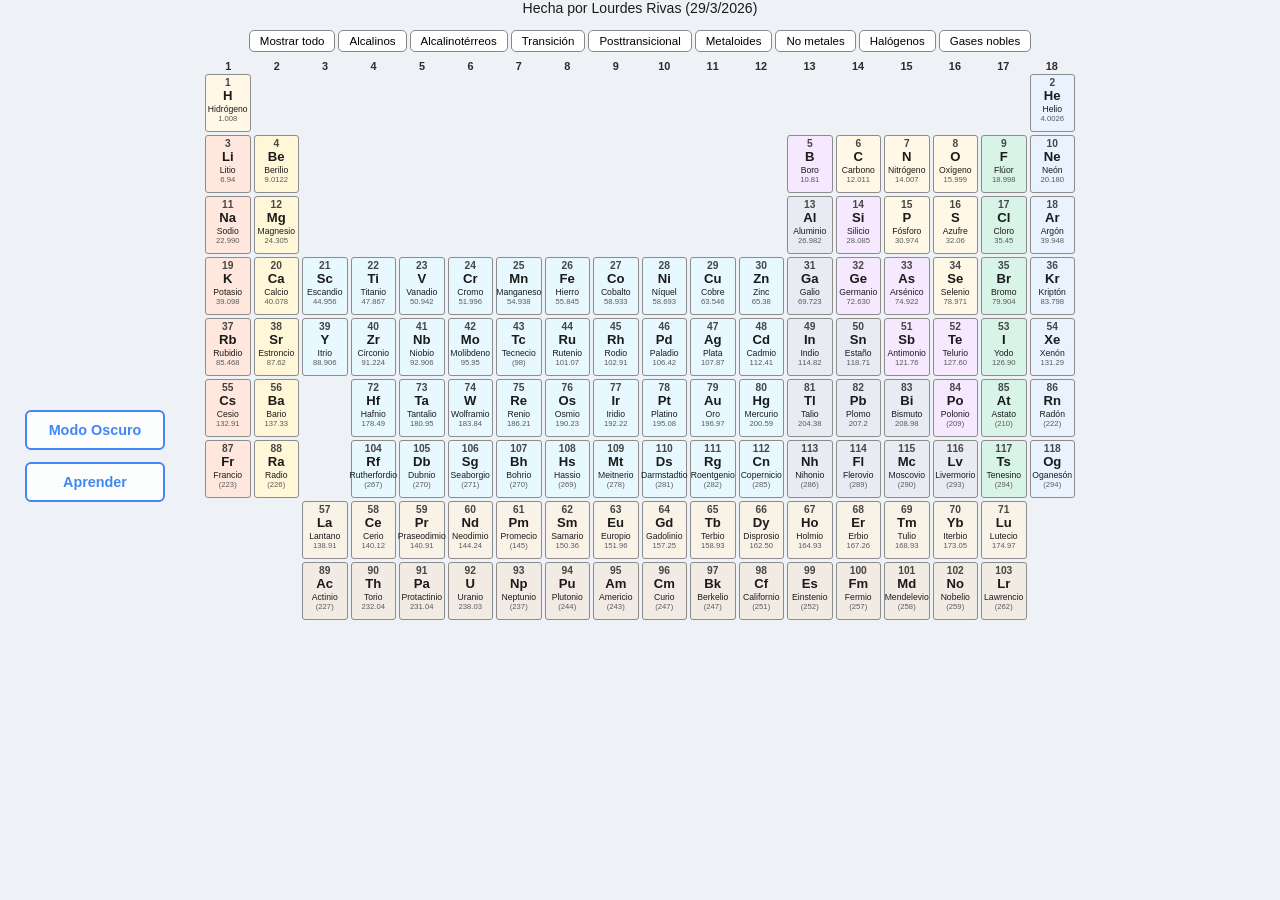
<file: index.html>
<!DOCTYPE html>
<html>
    <head>
        <meta charset="UTF-8">
        <meta name="viewport" content="width=device-width, initial-scale=1.0">
        <link rel="stylesheet" href="periodica.css">
        <title>Tabla Periódica</title>
    </head>
    <body>
        <p>Hecha por Lourdes Rivas (29/3/2026)</p>
        <div class="tabla-wrapper">
            <div class="sidebar-left">
                <button class="btn-sidebar" id="btn-dark">Modo Oscuro</button>
                <button class="btn-sidebar" onclick="window.location.href='aprender.html'">Aprender</button>
            </div>
            <main class="main-col">
                <div class="controles">
                    <button data-filter="all">Mostrar todo</button>
                    <button data-filter="metal-alcalino">Alcalinos</button>
                    <button data-filter="metal-alcalinoterreo">Alcalinotérreos</button>
                    <button data-filter="metal-de-transicion">Transición</button>
                    <button data-filter="metal-posttransicional">Posttransicional</button>
                    <button data-filter="metaloide">Metaloides</button>
                    <button data-filter="no-metal">No metales</button>
                    <button data-filter="halógeno">Halógenos</button>
                    <button data-filter="gas-noble">Gases nobles</button>
                </div>
                <div class="scroll-hint" id="scroll-hint">← desliza para ver toda la tabla →</div>
                <div class="tabla-scroll">
                    <div class="grupos" id="grupos"></div>
                    <div class="tabla-periodica" id="tabla"></div>
                </div>
            </main>
        </div>

        <!-- POPUP -->
        <div class="elemento-popup" id="elemento-popup">
            <div class="popup-numero" id="popup-numero"></div>
            <div class="popup-simbolo" id="popup-simbolo"></div>
            <div class="popup-nombre" id="popup-nombre"></div>
            <div class="popup-masa-label">Masa atómica</div>
            <div class="popup-masa" id="popup-masa"></div>
        </div>

        <script>
            const elementos = {
                H:  { number: 1,  name: 'Hidrógeno', mass: '1.008',    category: 'no-metal' },
                He: { number: 2,  name: 'Helio',    mass: '4.0026',  category: 'gas-noble' },
                Li: { number: 3,  name: 'Litio',    mass: '6.94',    category: 'metal-alcalino' },
                Be: { number: 4,  name: 'Berilio',  mass: '9.0122',  category: 'metal-alcalinoterreo' },
                B:  { number: 5,  name: 'Boro',     mass: '10.81',   category: 'metaloide' },
                C:  { number: 6,  name: 'Carbono',  mass: '12.011',  category: 'no-metal' },
                N:  { number: 7,  name: 'Nitrógeno',mass: '14.007',  category: 'no-metal' },
                O:  { number: 8,  name: 'Oxígeno',  mass: '15.999',  category: 'no-metal' },
                F:  { number: 9,  name: 'Flúor',    mass: '18.998',  category: 'halógeno' },
                Ne: { number: 10, name: 'Neón',     mass: '20.180',  category: 'gas-noble' },
                Na: { number: 11, name: 'Sodio',    mass: '22.990',  category: 'metal-alcalino' },
                Mg: { number: 12, name: 'Magnesio', mass: '24.305',  category: 'metal-alcalinoterreo' },
                Al: { number: 13, name: 'Aluminio', mass: '26.982',  category: 'metal-posttransicional' },
                Si: { number: 14, name: 'Silicio',  mass: '28.085',  category: 'metaloide' },
                P:  { number: 15, name: 'Fósforo',  mass: '30.974',  category: 'no-metal' },
                S:  { number: 16, name: 'Azufre',   mass: '32.06',   category: 'no-metal' },
                Cl: { number: 17, name: 'Cloro',    mass: '35.45',   category: 'halógeno' },
                Ar: { number: 18, name: 'Argón',    mass: '39.948',  category: 'gas-noble' },
                K:  { number: 19, name: 'Potasio',  mass: '39.098',  category: 'metal-alcalino' },
                Ca: { number: 20, name: 'Calcio',   mass: '40.078',  category: 'metal-alcalinoterreo' },
                Sc: { number: 21, name: 'Escandio', mass: '44.956',  category: 'metal-de-transicion' },
                Ti: { number: 22, name: 'Titanio',  mass: '47.867',  category: 'metal-de-transicion' },
                V:  { number: 23, name: 'Vanadio',  mass: '50.942',  category: 'metal-de-transicion' },
                Cr: { number: 24, name: 'Cromo',    mass: '51.996',  category: 'metal-de-transicion' },
                Mn: { number: 25, name: 'Manganeso',mass: '54.938',  category: 'metal-de-transicion' },
                Fe: { number: 26, name: 'Hierro',   mass: '55.845',  category: 'metal-de-transicion' },
                Co: { number: 27, name: 'Cobalto',  mass: '58.933',  category: 'metal-de-transicion' },
                Ni: { number: 28, name: 'Níquel',   mass: '58.693',  category: 'metal-de-transicion' },
                Cu: { number: 29, name: 'Cobre',    mass: '63.546',  category: 'metal-de-transicion' },
                Zn: { number: 30, name: 'Zinc',     mass: '65.38',   category: 'metal-de-transicion' },
                Ga: { number: 31, name: 'Galio',    mass: '69.723',  category: 'metal-posttransicional' },
                Ge: { number: 32, name: 'Germanio', mass: '72.630',  category: 'metaloide' },
                As: { number: 33, name: 'Arsénico', mass: '74.922',  category: 'metaloide' },
                Se: { number: 34, name: 'Selenio',  mass: '78.971',  category: 'no-metal' },
                Br: { number: 35, name: 'Bromo',    mass: '79.904',  category: 'halógeno' },
                Kr: { number: 36, name: 'Kriptón',  mass: '83.798',  category: 'gas-noble' },
                Rb: { number: 37, name: 'Rubidio',  mass: '85.468',  category: 'metal-alcalino' },
                Sr: { number: 38, name: 'Estroncio',mass: '87.62',   category: 'metal-alcalinoterreo' },
                Y:  { number: 39, name: 'Itrio',    mass: '88.906',  category: 'metal-de-transicion' },
                Zr: { number: 40, name: 'Circonio', mass: '91.224',  category: 'metal-de-transicion' },
                Nb: { number: 41, name: 'Niobio',   mass: '92.906',  category: 'metal-de-transicion' },
                Mo: { number: 42, name: 'Molibdeno',mass: '95.95',   category: 'metal-de-transicion' },
                Tc: { number: 43, name: 'Tecnecio', mass: '(98)',    category: 'metal-de-transicion' },
                Ru: { number: 44, name: 'Rutenio',  mass: '101.07',  category: 'metal-de-transicion' },
                Rh: { number: 45, name: 'Rodio',    mass: '102.91',  category: 'metal-de-transicion' },
                Pd: { number: 46, name: 'Paladio',  mass: '106.42',  category: 'metal-de-transicion' },
                Ag: { number: 47, name: 'Plata',    mass: '107.87',  category: 'metal-de-transicion' },
                Cd: { number: 48, name: 'Cadmio',   mass: '112.41',  category: 'metal-de-transicion' },
                In: { number: 49, name: 'Indio',    mass: '114.82',  category: 'metal-posttransicional' },
                Sn: { number: 50, name: 'Estaño',   mass: '118.71',  category: 'metal-posttransicional' },
                Sb: { number: 51, name: 'Antimonio',mass: '121.76',  category: 'metaloide' },
                Te: { number: 52, name: 'Telurio',  mass: '127.60',  category: 'metaloide' },
                I:  { number: 53, name: 'Yodo',     mass: '126.90',  category: 'halógeno' },
                Xe: { number: 54, name: 'Xenón',    mass: '131.29',  category: 'gas-noble' },
                Cs: { number: 55, name: 'Cesio',    mass: '132.91',  category: 'metal-alcalino' },
                Ba: { number: 56, name: 'Bario',    mass: '137.33',  category: 'metal-alcalinoterreo' },
                La: { number: 57, name: 'Lantano',  mass: '138.91',  category: 'lantanido' },
                Ce: { number: 58, name: 'Cerio',    mass: '140.12',  category: 'lantanido' },
                Pr: { number: 59, name: 'Praseodimio',mass:'140.91', category: 'lantanido' },
                Nd: { number: 60, name: 'Neodimio', mass: '144.24',  category: 'lantanido' },
                Pm: { number: 61, name: 'Promecio', mass: '(145)',   category: 'lantanido' },
                Sm: { number: 62, name: 'Samario',  mass: '150.36',  category: 'lantanido' },
                Eu: { number: 63, name: 'Europio',  mass: '151.96',  category: 'lantanido' },
                Gd: { number: 64, name: 'Gadolinio',mass: '157.25',  category: 'lantanido' },
                Tb: { number: 65, name: 'Terbio',   mass: '158.93',  category: 'lantanido' },
                Dy: { number: 66, name: 'Disprosio',mass: '162.50',  category: 'lantanido' },
                Ho: { number: 67, name: 'Holmio',   mass: '164.93',  category: 'lantanido' },
                Er: { number: 68, name: 'Erbio',    mass: '167.26',  category: 'lantanido' },
                Tm: { number: 69, name: 'Tulio',    mass: '168.93',  category: 'lantanido' },
                Yb: { number: 70, name: 'Iterbio',  mass: '173.05',  category: 'lantanido' },
                Lu: { number: 71, name: 'Lutecio',  mass: '174.97',  category: 'lantanido' },
                Hf: { number: 72, name: 'Hafnio',   mass: '178.49',  category: 'metal-de-transicion' },
                Ta: { number: 73, name: 'Tantalio', mass: '180.95',  category: 'metal-de-transicion' },
                W:  { number: 74, name: 'Wolframio',mass:'183.84',   category: 'metal-de-transicion' },
                Re: { number: 75, name: 'Renio',    mass: '186.21',  category: 'metal-de-transicion' },
                Os: { number: 76, name: 'Osmio',    mass: '190.23',  category: 'metal-de-transicion' },
                Ir: { number: 77, name: 'Iridio',   mass: '192.22',  category: 'metal-de-transicion' },
                Pt: { number: 78, name: 'Platino',  mass: '195.08',  category: 'metal-de-transicion' },
                Au: { number: 79, name: 'Oro',      mass: '196.97',  category: 'metal-de-transicion' },
                Hg: { number: 80, name: 'Mercurio', mass: '200.59',  category: 'metal-de-transicion' },
                Tl: { number: 81, name: 'Talio',    mass: '204.38',  category: 'metal-posttransicional' },
                Pb: { number: 82, name: 'Plomo',    mass: '207.2',   category: 'metal-posttransicional' },
                Bi: { number: 83, name: 'Bismuto',  mass: '208.98',  category: 'metal-posttransicional' },
                Po: { number: 84, name: 'Polonio',  mass: '(209)',   category: 'metaloide' },
                At: { number: 85, name: 'Astato',   mass: '(210)',   category: 'halógeno' },
                Rn: { number: 86, name: 'Radón',    mass: '(222)',   category: 'gas-noble' },
                Fr: { number: 87, name: 'Francio',  mass: '(223)',   category: 'metal-alcalino' },
                Ra: { number: 88, name: 'Radio',    mass: '(226)',   category: 'metal-alcalinoterreo' },
                Ac: { number: 89, name: 'Actinio',  mass: '(227)',   category: 'actinido' },
                Th: { number: 90, name: 'Torio',    mass: '232.04',  category: 'actinido' },
                Pa: { number: 91, name: 'Protactinio', mass: '231.04', category: 'actinido' },
                U:  { number: 92, name: 'Uranio',   mass: '238.03',  category: 'actinido' },
                Np: { number: 93, name: 'Neptunio', mass: '(237)',   category: 'actinido' },
                Pu: { number: 94, name: 'Plutonio', mass: '(244)',   category: 'actinido' },
                Am: { number: 95, name: 'Americio', mass: '(243)',   category: 'actinido' },
                Cm: { number: 96, name: 'Curio',    mass: '(247)',   category: 'actinido' },
                Bk: { number: 97, name: 'Berkelio', mass: '(247)',   category: 'actinido' },
                Cf: { number: 98, name: 'Californio', mass: '(251)', category: 'actinido' },
                Es: { number: 99, name: 'Einstenio', mass: '(252)',  category: 'actinido' },
                Fm: { number: 100,name: 'Fermio',   mass: '(257)',   category: 'actinido' },
                Md: { number: 101,name: 'Mendelevio',mass: '(258)',  category: 'actinido' },
                No: { number: 102,name: 'Nobelio',  mass: '(259)',   category: 'actinido' },
                Lr: { number: 103,name: 'Lawrencio', mass: '(262)', category: 'actinido' },
                Rf: { number: 104,name: 'Rutherfordio', mass: '(267)', category: 'metal-de-transicion' },
                Db: { number: 105,name: 'Dubnio',   mass: '(270)',   category: 'metal-de-transicion' },
                Sg: { number: 106,name: 'Seaborgio', mass: '(271)',  category: 'metal-de-transicion' },
                Bh: { number: 107,name: 'Bohrio',   mass: '(270)',   category: 'metal-de-transicion' },
                Hs: { number: 108,name: 'Hassio',   mass: '(269)',   category: 'metal-de-transicion' },
                Mt: { number: 109,name: 'Meitnerio', mass: '(278)',  category: 'metal-de-transicion' },
                Ds: { number: 110,name: 'Darmstadtio', mass: '(281)', category: 'metal-de-transicion' },
                Rg: { number: 111,name: 'Roentgenio', mass: '(282)', category: 'metal-de-transicion' },
                Cn: { number: 112,name: 'Copernicio', mass: '(285)', category: 'metal-de-transicion' },
                Nh: { number: 113,name: 'Nihonio',  mass: '(286)',   category: 'metal-posttransicional' },
                Fl: { number: 114,name: 'Flerovio', mass: '(289)',   category: 'metal-posttransicional' },
                Mc: { number: 115,name: 'Moscovio', mass: '(290)',   category: 'metal-posttransicional' },
                Lv: { number: 116,name: 'Livermorio', mass: '(293)', category: 'metal-posttransicional' },
                Ts: { number: 117,name: 'Tenesino', mass: '(294)',   category: 'halógeno' },
                Og: { number: 118,name: 'Oganesón', mass: '(294)',   category: 'gas-noble' }
            };

            const gridLayout = [
                ['H', null, null, null, null, null, null, null, null, null, null, null, null, null, null, null, null, 'He'],
                ['Li','Be',null,null,null,null,null,null,null,null,null,null,'B','C','N','O','F','Ne'],
                ['Na','Mg',null,null,null,null,null,null,null,null,null,null,'Al','Si','P','S','Cl','Ar'],
                ['K','Ca','Sc','Ti','V','Cr','Mn','Fe','Co','Ni','Cu','Zn','Ga','Ge','As','Se','Br','Kr'],
                ['Rb','Sr','Y','Zr','Nb','Mo','Tc','Ru','Rh','Pd','Ag','Cd','In','Sn','Sb','Te','I','Xe'],
                ['Cs','Ba',null,'Hf','Ta','W','Re','Os','Ir','Pt','Au','Hg','Tl','Pb','Bi','Po','At','Rn'],
                ['Fr','Ra',null,'Rf','Db','Sg','Bh','Hs','Mt','Ds','Rg','Cn','Nh','Fl','Mc','Lv','Ts','Og'],
                [null,null,'La','Ce','Pr','Nd','Pm','Sm','Eu','Gd','Tb','Dy','Ho','Er','Tm','Yb','Lu',null],
                [null,null,'Ac','Th','Pa','U','Np','Pu','Am','Cm','Bk','Cf','Es','Fm','Md','No','Lr',null]
            ];

            const tabla = document.getElementById('tabla');
            const popup = document.getElementById('elemento-popup');
            let popupOpen = false;

            gridLayout.forEach((fila, rIndex) => {
                fila.forEach((simbolo, cIndex) => {
                    if (!simbolo) return;
                    const info = elementos[simbolo];
                    const celda = document.createElement('div');
                    celda.classList.add('elemento');
                    celda.classList.add(info.category);
                    celda.style.gridRowStart = rIndex + 1;
                    celda.style.gridColumnStart = cIndex + 1;
                    celda.innerHTML = `
                        <div class='numero'>${info.number}</div>
                        <div class='simbolo'>${simbolo}</div>
                        <div class='nombre'>${info.name}</div>
                        <div class='masa'>${info.mass}</div>
                    `;
                    celda.dataset.category = info.category;
                    celda.dataset.simbolo = simbolo;

                    celda.addEventListener('click', (e) => {
                        e.stopPropagation();
                        // If same cell clicked again, close
                        if (celda.classList.contains('selected')) {
                            closePopup();
                            return;
                        }
                        openPopup(celda, simbolo, info, e);
                    });

                    tabla.appendChild(celda);
                });
            });

            function openPopup(celda, simbolo, info, e) {
                // Dim table, highlight cell
                tabla.classList.add('dimmed');
                document.querySelectorAll('.elemento.selected').forEach(el => el.classList.remove('selected'));
                celda.classList.add('selected');

                // Fill popup
                document.getElementById('popup-numero').textContent = 'Número atómico: ' + info.number;
                document.getElementById('popup-simbolo').textContent = simbolo;
                document.getElementById('popup-nombre').textContent = info.name;
                document.getElementById('popup-masa').textContent = info.mass;

                // Position popup near cell
                const rect = celda.getBoundingClientRect();
                popup.classList.add('visible');
                const pw = popup.offsetWidth || 200;
                const ph = popup.offsetHeight || 160;
                let left = rect.right + 10;
                let top = rect.top;
                if (left + pw > window.innerWidth - 10) left = rect.left - pw - 10;
                if (top + ph > window.innerHeight - 10) top = window.innerHeight - ph - 10;
                if (top < 8) top = 8;
                popup.style.left = left + 'px';
                popup.style.top = top + 'px';
                popupOpen = true;
            }

            function closePopup() {
                tabla.classList.remove('dimmed');
                document.querySelectorAll('.elemento.selected').forEach(el => el.classList.remove('selected'));
                popup.classList.remove('visible');
                popupOpen = false;
            }

            // Close on click outside
            document.addEventListener('click', (e) => {
                if (popupOpen && !popup.contains(e.target)) {
                    closePopup();
                }
            });

            function bindControls() {
                document.querySelectorAll('.controles button').forEach(button => {
                    button.addEventListener('click', () => {
                        const filter = button.dataset.filter;
                        document.querySelectorAll('.elemento').forEach(el => {
                            if (filter === 'all') {
                                el.style.opacity = '1';
                                el.style.transform = 'scale(1)';
                            } else {
                                const matched = el.dataset.category === filter;
                                el.style.opacity = matched ? '1' : '0.25';
                                el.style.transform = matched ? 'scale(1.04)' : 'scale(1)';
                            }
                        });
                    });
                });
            }

            const groups = ['1','2','3','4','5','6','7','8','9','10','11','12','13','14','15','16','17','18'];
            const gruposCont = document.getElementById('grupos');
            groups.forEach(g => {
                const label = document.createElement('span');
                label.className = 'group-label';
                label.textContent = g;
                gruposCont.appendChild(label);
            });

            // Modo Oscuro
            const btnDark = document.getElementById('btn-dark');
            btnDark.addEventListener('click', () => {
                document.body.classList.toggle('dark');
                btnDark.textContent = document.body.classList.contains('dark') ? 'Modo Claro' : 'Modo Oscuro';
                sessionStorage.setItem('darkMode', document.body.classList.contains('dark') ? '1' : '0');
            });
            if (sessionStorage.getItem('darkMode') === '1') {
                document.body.classList.add('dark');
                btnDark.textContent = 'Modo Claro';
            }

            bindControls();

            // Ocultar la pista de "desliza" en cuanto el usuario haga scroll en la tabla
            const tablaScroll = document.querySelector('.tabla-scroll');
            const scrollHint = document.getElementById('scroll-hint');
            if (tablaScroll && scrollHint) {
                tablaScroll.addEventListener('scroll', () => {
                    scrollHint.style.opacity = '0';
                }, { once: true, passive: true });
            }
        </script>
    </body>
</html>
</file>
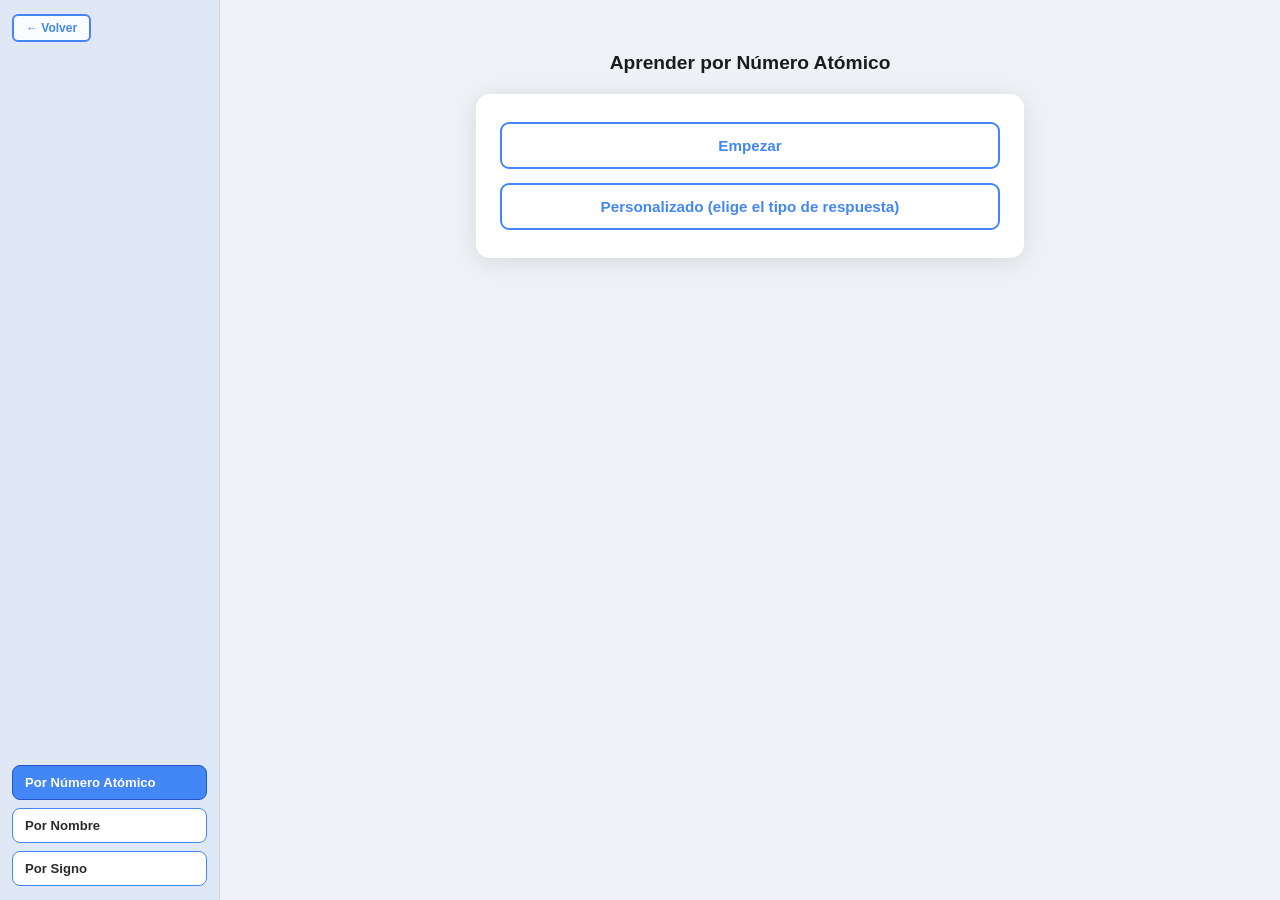
<file: aprender.html>
<!DOCTYPE html>
<html>
<head>
    <meta charset="UTF-8">
    <meta name="viewport" content="width=device-width, initial-scale=1.0">
    <link rel="stylesheet" href="periodica.css">
    <link rel="stylesheet" href="aprender.css">
    <title>Aprender – Tabla Periódica</title>
</head>
<body>
<div class="aprender-wrapper">

    <!-- SIDEBAR -->
    <div class="sidebar-aprender">
        <button class="btn-aprender-mini" onclick="volverAtras()">← Volver</button>
        <div class="sidebar-bottom-btns">
            <button class="btn-modo active" id="btn-numero" onclick="seleccionarModo('numero')">Por Número Atómico</button>
            <button class="btn-modo" id="btn-nombre" onclick="seleccionarModo('nombre')">Por Nombre</button>
            <button class="btn-modo" id="btn-signo" onclick="seleccionarModo('signo')">Por Signo</button>
            <button class="btn-modo examen-btn" id="btn-examen" onclick="seleccionarModo('examen')" style="display:none;">📝 Examen</button>
        </div>
    </div>

    <!-- CONTENIDO -->
    <div class="contenido-aprender">

        <!-- P1: Inicio - Estándar vs Personalizado -->
        <div class="pantalla activa" id="p-inicio">
            <h2 id="titulo-inicio">Aprender por Número Atómico</h2>
            <div class="mini-card">
                <button class="btn-opcion" onclick="abrirConfig()">Empezar</button>
                <button class="btn-opcion" onclick="irPersonalizado()">Personalizado (elige el tipo de respuesta)</button>
            </div>
        </div>

        <!-- P4: Personalizado - elegir tipo de respuesta -->
        <div class="pantalla" id="p-personalizado">
            <h2 id="titulo-pers">Personalizado</h2>
            <div class="mini-card" id="card-pers">
                <!-- filled dynamically -->
            </div>
        </div>

        <!-- P2: Configuración compartida (clase + cantidad) — usada por todos los caminos -->
        <div class="pantalla" id="p-config">
            <h2 id="titulo-config">Configura tu sesión</h2>
            <div class="mini-card">
                <span class="hint">Elige una clase, o deja "Todas" para mezclar</span>
                <div class="grid-clases" id="gc-config"></div>
                <input class="input-numero" type="number" id="input-config-cantidad" min="1" placeholder="Cantidad (opcional)">
                <span class="hint">Deja vacío para usar todos los disponibles</span>
                <button class="btn-confirmar" onclick="lanzarConfig()">Comenzar →</button>
            </div>
        </div>

        <!-- P6: Tarjetas estudio -->
        <div class="pantalla" id="p-tarjetas">
            <h2 id="titulo-tarjetas">Estudia las tarjetas</h2>
            <p style="font-size:0.80rem;color:#888;margin:0 0 8px;">Haz clic en cada tarjeta para voltearla</p>
            <div class="tarjetas-container" id="tarjetas-container"></div>
            <button class="btn-listo" onclick="empezarQuiz(false)">¿Listo? →</button>
        </div>

        <!-- P7: Quiz / Examen -->
        <div class="pantalla" id="p-quiz">
            <div class="quiz-wrapper">
                <div class="quiz-progreso" id="quiz-progreso"></div>
                <div class="quiz-card">
                    <div class="quiz-pregunta" id="quiz-pregunta"></div>
                    <div class="quiz-elemento-grande" id="quiz-elemento-grande"></div>
                    <div class="quiz-sub" id="quiz-sub"></div>
                    <input class="quiz-input" type="text" id="quiz-input" placeholder="Tu respuesta..."
                        onkeydown="if(event.key==='Enter') verificarRespuesta()">
                    <div class="quiz-feedback" id="quiz-feedback"></div>
                    <button class="btn-siguiente" onclick="verificarRespuesta()">Confirmar</button>
                </div>
            </div>
        </div>

        <!-- P8: Advertencia examen -->
        <div class="pantalla" id="p-examen-config">
            <h2 id="titulo-examen-config">Examen</h2>
            <div class="mini-card">
                <div id="examen-sub-opciones">
                    <!-- filled dynamically -->
                </div>
            </div>
        </div>

        <!-- P9: Warning examen -->
        <div class="pantalla" id="p-examen-warning">
            <div class="warning-card">
                <div class="warning-icon">⚠️</div>
                <div class="warning-title">Atención</div>
                <div class="warning-text">El examen consta de <strong>27 preguntas</strong> seleccionadas de los elementos que hayas elegido. No se muestran tarjetas — vas directo al test.<br><br>¿Estás listo?</div>
                <button class="btn-empezar-examen" onclick="iniciarExamen()">Comenzar examen →</button>
                <button class="btn-opcion" style="margin-top:4px;" onclick="irA('p-examen-config')">← Volver</button>
            </div>
        </div>

        <!-- P10: Resultados -->
        <div class="pantalla" id="p-resultados">
            <div class="resultados-wrapper">
                <div class="resultado-score" id="resultado-score"></div>
                <div class="resultado-sub" id="resultado-sub"></div>
                <div class="resultado-barras">
                    <div class="barra-grupo">
                        <div class="barra-pct verde" id="pct-bien"></div>
                        <div class="barra-label">✅ Aciertos</div>
                    </div>
                    <div class="barra-grupo">
                        <div class="barra-pct roja" id="pct-mal"></div>
                        <div class="barra-label">❌ Fallos</div>
                    </div>
                </div>
                <button class="btn-ver-detalle" onclick="toggleDetalle()">Ver detalle</button>
                <div class="lista-detalle" id="lista-detalle" style="display:none;"></div>
                <button class="btn-avanzar" onclick="window.location.href='tabla.html'">Avanzar →</button>
            </div>
        </div>

    </div>
</div>

<script>
// ========== DATOS ==========
const elementos = {
    H:{number:1,name:'Hidrógeno',mass:'1.008',category:'no-metal'},
    He:{number:2,name:'Helio',mass:'4.0026',category:'gas-noble'},
    Li:{number:3,name:'Litio',mass:'6.94',category:'metal-alcalino'},
    Be:{number:4,name:'Berilio',mass:'9.0122',category:'metal-alcalinoterreo'},
    B:{number:5,name:'Boro',mass:'10.81',category:'metaloide'},
    C:{number:6,name:'Carbono',mass:'12.011',category:'no-metal'},
    N:{number:7,name:'Nitrógeno',mass:'14.007',category:'no-metal'},
    O:{number:8,name:'Oxígeno',mass:'15.999',category:'no-metal'},
    F:{number:9,name:'Flúor',mass:'18.998',category:'halógeno'},
    Ne:{number:10,name:'Neón',mass:'20.180',category:'gas-noble'},
    Na:{number:11,name:'Sodio',mass:'22.990',category:'metal-alcalino'},
    Mg:{number:12,name:'Magnesio',mass:'24.305',category:'metal-alcalinoterreo'},
    Al:{number:13,name:'Aluminio',mass:'26.982',category:'metal-posttransicional'},
    Si:{number:14,name:'Silicio',mass:'28.085',category:'metaloide'},
    P:{number:15,name:'Fósforo',mass:'30.974',category:'no-metal'},
    S:{number:16,name:'Azufre',mass:'32.06',category:'no-metal'},
    Cl:{number:17,name:'Cloro',mass:'35.45',category:'halógeno'},
    Ar:{number:18,name:'Argón',mass:'39.948',category:'gas-noble'},
    K:{number:19,name:'Potasio',mass:'39.098',category:'metal-alcalino'},
    Ca:{number:20,name:'Calcio',mass:'40.078',category:'metal-alcalinoterreo'},
    Sc:{number:21,name:'Escandio',mass:'44.956',category:'metal-de-transicion'},
    Ti:{number:22,name:'Titanio',mass:'47.867',category:'metal-de-transicion'},
    V:{number:23,name:'Vanadio',mass:'50.942',category:'metal-de-transicion'},
    Cr:{number:24,name:'Cromo',mass:'51.996',category:'metal-de-transicion'},
    Mn:{number:25,name:'Manganeso',mass:'54.938',category:'metal-de-transicion'},
    Fe:{number:26,name:'Hierro',mass:'55.845',category:'metal-de-transicion'},
    Co:{number:27,name:'Cobalto',mass:'58.933',category:'metal-de-transicion'},
    Ni:{number:28,name:'Níquel',mass:'58.693',category:'metal-de-transicion'},
    Cu:{number:29,name:'Cobre',mass:'63.546',category:'metal-de-transicion'},
    Zn:{number:30,name:'Zinc',mass:'65.38',category:'metal-de-transicion'},
    Ga:{number:31,name:'Galio',mass:'69.723',category:'metal-posttransicional'},
    Ge:{number:32,name:'Germanio',mass:'72.630',category:'metaloide'},
    As:{number:33,name:'Arsénico',mass:'74.922',category:'metaloide'},
    Se:{number:34,name:'Selenio',mass:'78.971',category:'no-metal'},
    Br:{number:35,name:'Bromo',mass:'79.904',category:'halógeno'},
    Kr:{number:36,name:'Kriptón',mass:'83.798',category:'gas-noble'},
    Rb:{number:37,name:'Rubidio',mass:'85.468',category:'metal-alcalino'},
    Sr:{number:38,name:'Estroncio',mass:'87.62',category:'metal-alcalinoterreo'},
    Y:{number:39,name:'Itrio',mass:'88.906',category:'metal-de-transicion'},
    Zr:{number:40,name:'Circonio',mass:'91.224',category:'metal-de-transicion'},
    Nb:{number:41,name:'Niobio',mass:'92.906',category:'metal-de-transicion'},
    Mo:{number:42,name:'Molibdeno',mass:'95.95',category:'metal-de-transicion'},
    Tc:{number:43,name:'Tecnecio',mass:'(98)',category:'metal-de-transicion'},
    Ru:{number:44,name:'Rutenio',mass:'101.07',category:'metal-de-transicion'},
    Rh:{number:45,name:'Rodio',mass:'102.91',category:'metal-de-transicion'},
    Pd:{number:46,name:'Paladio',mass:'106.42',category:'metal-de-transicion'},
    Ag:{number:47,name:'Plata',mass:'107.87',category:'metal-de-transicion'},
    Cd:{number:48,name:'Cadmio',mass:'112.41',category:'metal-de-transicion'},
    In:{number:49,name:'Indio',mass:'114.82',category:'metal-posttransicional'},
    Sn:{number:50,name:'Estaño',mass:'118.71',category:'metal-posttransicional'},
    Sb:{number:51,name:'Antimonio',mass:'121.76',category:'metaloide'},
    Te:{number:52,name:'Telurio',mass:'127.60',category:'metaloide'},
    I:{number:53,name:'Yodo',mass:'126.90',category:'halógeno'},
    Xe:{number:54,name:'Xenón',mass:'131.29',category:'gas-noble'},
    Cs:{number:55,name:'Cesio',mass:'132.91',category:'metal-alcalino'},
    Ba:{number:56,name:'Bario',mass:'137.33',category:'metal-alcalinoterreo'},
    La:{number:57,name:'Lantano',mass:'138.91',category:'lantanido'},
    Ce:{number:58,name:'Cerio',mass:'140.12',category:'lantanido'},
    Pr:{number:59,name:'Praseodimio',mass:'140.91',category:'lantanido'},
    Nd:{number:60,name:'Neodimio',mass:'144.24',category:'lantanido'},
    Pm:{number:61,name:'Promecio',mass:'(145)',category:'lantanido'},
    Sm:{number:62,name:'Samario',mass:'150.36',category:'lantanido'},
    Eu:{number:63,name:'Europio',mass:'151.96',category:'lantanido'},
    Gd:{number:64,name:'Gadolinio',mass:'157.25',category:'lantanido'},
    Tb:{number:65,name:'Terbio',mass:'158.93',category:'lantanido'},
    Dy:{number:66,name:'Disprosio',mass:'162.50',category:'lantanido'},
    Ho:{number:67,name:'Holmio',mass:'164.93',category:'lantanido'},
    Er:{number:68,name:'Erbio',mass:'167.26',category:'lantanido'},
    Tm:{number:69,name:'Tulio',mass:'168.93',category:'lantanido'},
    Yb:{number:70,name:'Iterbio',mass:'173.05',category:'lantanido'},
    Lu:{number:71,name:'Lutecio',mass:'174.97',category:'lantanido'},
    Hf:{number:72,name:'Hafnio',mass:'178.49',category:'metal-de-transicion'},
    Ta:{number:73,name:'Tantalio',mass:'180.95',category:'metal-de-transicion'},
    W:{number:74,name:'Wolframio',mass:'183.84',category:'metal-de-transicion'},
    Re:{number:75,name:'Renio',mass:'186.21',category:'metal-de-transicion'},
    Os:{number:76,name:'Osmio',mass:'190.23',category:'metal-de-transicion'},
    Ir:{number:77,name:'Iridio',mass:'192.22',category:'metal-de-transicion'},
    Pt:{number:78,name:'Platino',mass:'195.08',category:'metal-de-transicion'},
    Au:{number:79,name:'Oro',mass:'196.97',category:'metal-de-transicion'},
    Hg:{number:80,name:'Mercurio',mass:'200.59',category:'metal-de-transicion'},
    Tl:{number:81,name:'Talio',mass:'204.38',category:'metal-posttransicional'},
    Pb:{number:82,name:'Plomo',mass:'207.2',category:'metal-posttransicional'},
    Bi:{number:83,name:'Bismuto',mass:'208.98',category:'metal-posttransicional'},
    Po:{number:84,name:'Polonio',mass:'(209)',category:'metaloide'},
    At:{number:85,name:'Astato',mass:'(210)',category:'halógeno'},
    Rn:{number:86,name:'Radón',mass:'(222)',category:'gas-noble'},
    Fr:{number:87,name:'Francio',mass:'(223)',category:'metal-alcalino'},
    Ra:{number:88,name:'Radio',mass:'(226)',category:'metal-alcalinoterreo'},
    Ac:{number:89,name:'Actinio',mass:'(227)',category:'actinido'},
    Th:{number:90,name:'Torio',mass:'232.04',category:'actinido'},
    Pa:{number:91,name:'Protactinio',mass:'231.04',category:'actinido'},
    U:{number:92,name:'Uranio',mass:'238.03',category:'actinido'},
    Np:{number:93,name:'Neptunio',mass:'(237)',category:'actinido'},
    Pu:{number:94,name:'Plutonio',mass:'(244)',category:'actinido'},
    Am:{number:95,name:'Americio',mass:'(243)',category:'actinido'},
    Cm:{number:96,name:'Curio',mass:'(247)',category:'actinido'},
    Bk:{number:97,name:'Berkelio',mass:'(247)',category:'actinido'},
    Cf:{number:98,name:'Californio',mass:'(251)',category:'actinido'},
    Es:{number:99,name:'Einstenio',mass:'(252)',category:'actinido'},
    Fm:{number:100,name:'Fermio',mass:'(257)',category:'actinido'},
    Md:{number:101,name:'Mendelevio',mass:'(258)',category:'actinido'},
    No:{number:102,name:'Nobelio',mass:'(259)',category:'actinido'},
    Lr:{number:103,name:'Lawrencio',mass:'(262)',category:'actinido'},
    Rf:{number:104,name:'Rutherfordio',mass:'(267)',category:'metal-de-transicion'},
    Db:{number:105,name:'Dubnio',mass:'(270)',category:'metal-de-transicion'},
    Sg:{number:106,name:'Seaborgio',mass:'(271)',category:'metal-de-transicion'},
    Bh:{number:107,name:'Bohrio',mass:'(270)',category:'metal-de-transicion'},
    Hs:{number:108,name:'Hassio',mass:'(269)',category:'metal-de-transicion'},
    Mt:{number:109,name:'Meitnerio',mass:'(278)',category:'metal-de-transicion'},
    Ds:{number:110,name:'Darmstadtio',mass:'(281)',category:'metal-de-transicion'},
    Rg:{number:111,name:'Roentgenio',mass:'(282)',category:'metal-de-transicion'},
    Cn:{number:112,name:'Copernicio',mass:'(285)',category:'metal-de-transicion'},
    Nh:{number:113,name:'Nihonio',mass:'(286)',category:'metal-posttransicional'},
    Fl:{number:114,name:'Flerovio',mass:'(289)',category:'metal-posttransicional'},
    Mc:{number:115,name:'Moscovio',mass:'(290)',category:'metal-posttransicional'},
    Lv:{number:116,name:'Livermorio',mass:'(293)',category:'metal-posttransicional'},
    Ts:{number:117,name:'Tenesino',mass:'(294)',category:'halógeno'},
    Og:{number:118,name:'Oganesón',mass:'(294)',category:'gas-noble'}
};

const clases = [
    {key:'metal-alcalino',label:'Alcalinos'},
    {key:'metal-alcalinoterreo',label:'Alcalinotérreos'},
    {key:'metal-de-transicion',label:'Transición'},
    {key:'metal-posttransicional',label:'Posttransicional'},
    {key:'metaloide',label:'Metaloides'},
    {key:'no-metal',label:'No metales'},
    {key:'halógeno',label:'Halógenos'},
    {key:'gas-noble',label:'Gases nobles'},
];

const todosSimbolos = Object.keys(elementos);

// ========== ESTADO ==========
let modoActual = 'numero';        // 'numero' | 'nombre' | 'signo' | 'examen'
let subModo = null;               // 'con-nombre' | 'con-signo' | 'con-numero' (para personalizado)
let elementosSeleccionados = [];
let quizPreguntas = [];
let quizIndex = 0;
let quizResultados = [];
let esExamen = false;
let sessionCompleted = parseInt(sessionStorage.getItem('sesionesCompletadas') || '0');
let historialPantallas = [];      // pila de pantallas visitadas, para el botón "Volver"
let pantallaActual = 'p-inicio';

// ========== DARK MODE ==========
if (sessionStorage.getItem('darkMode') === '1') document.body.classList.add('dark');

// ========== UTILIDADES ==========
function shuffle(arr) {
    const a = [...arr];
    for (let i = a.length-1; i>0; i--) {
        const j = Math.floor(Math.random()*(i+1));
        [a[i],a[j]]=[a[j],a[i]];
    }
    return a;
}

function irA(id, opts) {
    const registrar = !opts || opts.registrar !== false;
    if (registrar && id !== pantallaActual) {
        historialPantallas.push(pantallaActual);
    }
    document.querySelectorAll('.pantalla').forEach(p => p.classList.remove('activa'));
    document.getElementById(id).classList.add('activa');
    pantallaActual = id;
}

// El botón "Volver" del sidebar retrocede un paso dentro del flujo de Aprender.
// Solo si ya no queda historial (estás en la primera pantalla) sale a la tabla.
function volverAtras() {
    if (historialPantallas.length > 0) {
        const anterior = historialPantallas.pop();
        irA(anterior, { registrar: false });
    } else {
        window.location.href = 'tabla.html';
    }
}

function buildGrid(containerId, onSelect, incluirTodas) {
    const cont = document.getElementById(containerId);
    cont.innerHTML = '';
    const opciones = incluirTodas ? [{key:'todas', label:'Todas'}, ...clases] : clases;
    opciones.forEach((c, i) => {
        const btn = document.createElement('button');
        btn.className = 'btn-clase' + (incluirTodas && i === 0 ? ' seleccionada' : '');
        btn.textContent = c.label;
        btn.dataset.key = c.key;
        btn.addEventListener('click', () => {
            cont.querySelectorAll('.btn-clase').forEach(b => b.classList.remove('seleccionada'));
            btn.classList.add('seleccionada');
            if (onSelect) onSelect(c.key);
        });
        cont.appendChild(btn);
    });
}

// ========== MODO SELECCIÓN ==========
const titulosModo = {
    numero: 'Aprender por Número Atómico',
    nombre: 'Aprender por Nombre',
    signo:  'Aprender por Signo',
    examen: 'Examen'
};

function seleccionarModo(modo) {
    modoActual = modo;
    subModo = null;
    document.querySelectorAll('.btn-modo').forEach(b => b.classList.remove('active'));
    document.getElementById('btn-' + modo).classList.add('active');

    if (modo === 'examen') {
        mostrarExamenConfig();
        return;
    }

    document.getElementById('titulo-inicio').textContent = titulosModo[modo];
    irA('p-inicio');
}

// ========== PERSONALIZADO ==========
function irPersonalizado() {
    const card = document.getElementById('card-pers');
    card.innerHTML = '';
    subModo = null;

    // Por Número Atómico: sub-opciones son Con Nombre y Con Signo
    // Por Nombre: sub-opciones son Con Signo y Con Número Atómico
    // Por Signo: sub-opciones son Con Nombre y Con Número Atómico
    let opciones = [];
    if (modoActual === 'numero') {
        document.getElementById('titulo-pers').textContent = 'Personalizado – Por Número Atómico';
        opciones = [{key:'con-nombre',label:'Con Nombre'},{key:'con-signo',label:'Con Signo'}];
    } else if (modoActual === 'nombre') {
        document.getElementById('titulo-pers').textContent = 'Personalizado – Por Nombre';
        opciones = [{key:'con-signo',label:'Con Signo'},{key:'con-numero',label:'Con Número Atómico'}];
    } else if (modoActual === 'signo') {
        document.getElementById('titulo-pers').textContent = 'Personalizado – Por Signo';
        opciones = [{key:'con-nombre',label:'Con Nombre'},{key:'con-numero',label:'Con Número Atómico'}];
    }

    const label = document.createElement('div');
    label.style.cssText = 'font-size:0.82rem;color:#888;text-align:center;margin-bottom:4px;';
    label.textContent = 'Elige el tipo de respuesta:';
    card.appendChild(label);

    // Un clic en cualquiera de las dos opciones lleva directo a la config compartida
    opciones.forEach(op => {
        const btn = document.createElement('button');
        btn.className = 'btn-opcion';
        btn.textContent = op.label;
        btn.addEventListener('click', () => {
            subModo = op.key;
            abrirConfig();
        });
        card.appendChild(btn);
    });

    irA('p-personalizado');
}

// ========== CONFIG COMPARTIDA (clase + cantidad) ==========
// Usada tanto por "Empezar" como por "Personalizado", así que ya no hay
// pantallas distintas y casi idénticas para cada camino.
function abrirConfig() {
    const titulo = document.getElementById('titulo-config');
    const base = titulosModo[modoActual] || 'Configura tu sesión';
    titulo.textContent = subModo ? `${base} (personalizado)` : base;

    const cant = document.getElementById('input-config-cantidad');
    cant.value = '';

    buildGrid('gc-config', null, true); // incluye pill "Todas"
    irA('p-config');
}

function lanzarConfig() {
    const sel = document.querySelector('#gc-config .btn-clase.seleccionada');
    const clave = sel ? sel.dataset.key : 'todas';
    const n = parseInt(document.getElementById('input-config-cantidad')?.value) || null;
    const pool = (clave === 'todas')
        ? todosSimbolos
        : todosSimbolos.filter(s => elementos[s].category === clave);
    if (pool.length === 0) { alert('Esa clase no tiene elementos disponibles'); return; }
    elementosSeleccionados = n ? shuffle(pool).slice(0, Math.min(n, pool.length)) : shuffle(pool);
    mostrarTarjetas();
}

// ========== TARJETAS ==========
function mostrarTarjetas() {
    const cont = document.getElementById('tarjetas-container');
    cont.innerHTML = '';
    document.getElementById('titulo-tarjetas').textContent = `Estudia las tarjetas (${elementosSeleccionados.length})`;

    elementosSeleccionados.forEach(sim => {
        const info = elementos[sim];
        const card = document.createElement('div');
        card.className = 'flashcard';

        // Back content depends on mode
        let backContent = '';
        if (modoActual === 'numero') {
            backContent = `<div class="label-back">Número atómico</div><div class="numero-grande">${info.number}</div><div class="label-back">${sim}</div>`;
        } else if (modoActual === 'nombre') {
            backContent = `<div class="label-back">Nombre</div><div class="numero-grande" style="font-size:1rem">${info.name}</div><div class="label-back">Nº ${info.number}</div>`;
        } else {
            backContent = `<div class="label-back">Símbolo</div><div class="numero-grande">${sim}</div><div class="label-back">${info.name}</div>`;
        }

        card.innerHTML = `
            <div class="flashcard-inner">
                <div class="flashcard-front ${info.category}">
                    <div class="fc-numero">${info.number}</div>
                    <div class="fc-simbolo">${sim}</div>
                    <div class="fc-nombre">${info.name}</div>
                    <div class="fc-masa">${info.mass}</div>
                </div>
                <div class="flashcard-back">${backContent}</div>
            </div>`;
        card.addEventListener('click', () => card.classList.toggle('flipped'));
        cont.appendChild(card);
    });
    irA('p-tarjetas');
}

// ========== QUIZ ==========
function empezarQuiz(esExamenFlag) {
    esExamen = esExamenFlag;
    quizResultados = [];
    quizIndex = 0;

    const pool = shuffle(elementosSeleccionados);
    const total = esExamen ? 27 : pool.length;
    const sims = esExamen ? shuffle(pool).slice(0, Math.min(27, pool.length)) : pool;

    quizPreguntas = sims.map(sim => generarPregunta(sim));
    irA('p-quiz');
    mostrarPregunta();
}

function generarPregunta(sim) {
    const info = elementos[sim];
    // Determine question types based on mode + subMode
    // tipo: 'numero-a-nombre' | 'numero-a-signo' | 'signo-a-numero' | 'nombre-a-numero' | 'numero-a-ambos' | 'signo-a-nombre' | 'nombre-a-signo'
    let tipo;

    if (modoActual === 'examen') {
        // Mixed: all question types randomly
        const tipos = ['numero-a-signo','numero-a-nombre','signo-a-numero','nombre-a-numero','signo-a-nombre','nombre-a-signo'];
        tipo = tipos[Math.floor(Math.random()*tipos.length)];
    } else if (modoActual === 'numero') {
        if (!subModo || subModo === 'con-nombre') {
            tipo = Math.random() < 0.5 ? 'signo-a-numero' : 'numero-a-nombre';
        } else { // con-signo
            tipo = Math.random() < 0.5 ? 'nombre-a-numero' : 'numero-a-signo';
        }
    } else if (modoActual === 'nombre') {
        if (!subModo || subModo === 'con-signo') {
            tipo = Math.random() < 0.5 ? 'numero-a-nombre' : 'nombre-a-signo';
        } else { // con-numero
            tipo = Math.random() < 0.5 ? 'signo-a-nombre' : 'nombre-a-numero';
        }
    } else { // signo
        if (!subModo || subModo === 'con-nombre') {
            tipo = Math.random() < 0.5 ? 'numero-a-signo' : 'signo-a-nombre';
        } else { // con-numero
            tipo = Math.random() < 0.5 ? 'nombre-a-signo' : 'signo-a-numero';
        }
    }
    return { sim, tipo };
}

function mostrarPregunta() {
    const q = quizPreguntas[quizIndex];
    const info = elementos[q.sim];
    const total = quizPreguntas.length;

    document.getElementById('quiz-progreso').textContent = `Pregunta ${quizIndex+1} / ${total}`;
    document.getElementById('quiz-feedback').textContent = '';
    document.getElementById('quiz-feedback').className = 'quiz-feedback';
    const input = document.getElementById('quiz-input');
    input.value = '';
    input.className = 'quiz-input';
    input.removeAttribute('disabled');

    const configs = {
        'signo-a-numero':  { pregunta: '¿Cuál es el número atómico?',       grande: q.sim,          sub: info.name,              placeholder: 'Escribe el número atómico...' },
        'nombre-a-numero': { pregunta: '¿Cuál es el número atómico?',       grande: info.name,      sub: '',                     placeholder: 'Escribe el número atómico...' },
        'numero-a-nombre': { pregunta: '¿Cuál es el nombre de este elemento?', grande: String(info.number), sub: 'Número atómico', placeholder: 'Escribe el nombre...' },
        'numero-a-signo':  { pregunta: '¿Cuál es el símbolo de este elemento?', grande: String(info.number), sub: 'Número atómico', placeholder: 'Escribe el símbolo...' },
        'signo-a-nombre':  { pregunta: '¿Cuál es el nombre de este elemento?', grande: q.sim,        sub: info.number,            placeholder: 'Escribe el nombre...' },
        'nombre-a-signo':  { pregunta: '¿Cuál es el símbolo de este elemento?', grande: info.name,   sub: '',                     placeholder: 'Escribe el símbolo...' },
    };

    const cfg = configs[q.tipo];
    document.getElementById('quiz-pregunta').textContent = cfg.pregunta;
    document.getElementById('quiz-elemento-grande').textContent = cfg.grande;
    document.getElementById('quiz-sub').textContent = cfg.sub;
    input.placeholder = cfg.placeholder;
    input.focus();
}

function verificarRespuesta() {
    const q = quizPreguntas[quizIndex];
    const info = elementos[q.sim];
    const input = document.getElementById('quiz-input');
    const resp = input.value.trim().toLowerCase();
    if (!resp) return;

    let correcto = false;
    let respCorrecta = '';

    if (q.tipo === 'signo-a-numero' || q.tipo === 'nombre-a-numero') {
        correcto = parseInt(resp) === info.number;
        respCorrecta = String(info.number);
    } else if (q.tipo === 'numero-a-nombre' || q.tipo === 'signo-a-nombre') {
        correcto = resp === info.name.toLowerCase();
        respCorrecta = info.name;
    } else { // numero-a-signo o nombre-a-signo
        correcto = resp === q.sim.toLowerCase();
        respCorrecta = q.sim;
    }

    quizResultados.push({ sim: q.sim, tipo: q.tipo, correcto, respCorrecta });
    input.classList.add(correcto ? 'correcto' : 'incorrecto');
    input.setAttribute('disabled', true);

    const fb = document.getElementById('quiz-feedback');
    if (correcto) {
        fb.textContent = '✅ ¡Correcto!';
        fb.className = 'quiz-feedback ok';
    } else {
        fb.textContent = `❌ Respuesta correcta: ${respCorrecta}`;
        fb.className = 'quiz-feedback';
    }

    setTimeout(() => {
        quizIndex++;
        if (quizIndex < quizPreguntas.length) {
            mostrarPregunta();
        } else {
            completarSesion();
        }
    }, 1100);
}

// ========== SESIÓN ==========
function completarSesion() {
    sessionCompleted++;
    sessionStorage.setItem('sesionesCompletadas', String(sessionCompleted));
    if (sessionCompleted >= 1) {
        document.getElementById('btn-examen').style.display = 'block';
    }
    mostrarResultados();
}

// ========== EXAMEN ==========
function mostrarExamenConfig() {
    const cont = document.getElementById('examen-sub-opciones');
    cont.innerHTML = '';

    const titulo = document.getElementById('titulo-examen-config');
    titulo.textContent = 'Examen – Elige el modo';

    // Mode selector for exam
    const modosDiv = document.createElement('div');
    modosDiv.style.cssText = 'display:flex;flex-direction:column;gap:10px;width:100%;';

    let examenModoSel = null;

    const modos = [
        {key:'nombre',label:'Por Nombre'},
        {key:'signo',label:'Por Signo'},
        {key:'numero',label:'Por Número Atómico'},
    ];

    // Paso 2 ahora es una única grilla de clase (con "Todas") + botón continuar,
    // igual que en el modo estudio, en vez de dos botones + una grilla aparte.
    const paso2 = document.createElement('div');
    paso2.style.cssText = 'display:none;flex-direction:column;gap:10px;width:100%;margin-top:8px;';
    const gc = document.createElement('div');
    gc.className = 'grid-clases';
    gc.id = 'gc-examen';
    paso2.appendChild(gc);
    const btnConfirm = document.createElement('button');
    btnConfirm.className = 'btn-confirmar';
    btnConfirm.textContent = 'Continuar →';
    btnConfirm.addEventListener('click', () => {
        const sel = document.querySelector('#gc-examen .btn-clase.seleccionada');
        const clave = sel ? sel.dataset.key : 'todas';
        const pool = (clave === 'todas') ? todosSimbolos : todosSimbolos.filter(s => elementos[s].category === clave);
        if (pool.length === 0) { alert('Esa clase no tiene elementos disponibles'); return; }
        elementosSeleccionados = shuffle(pool);
        irA('p-examen-warning');
    });
    paso2.appendChild(btnConfirm);

    modos.forEach(m => {
        const btn = document.createElement('button');
        btn.className = 'btn-opcion';
        btn.textContent = m.label;
        btn.addEventListener('click', () => {
            examenModoSel = m.key;
            modoActual = 'examen';
            modosDiv.querySelectorAll('.btn-opcion').forEach(b => { b.style.background=''; b.style.color=''; });
            btn.style.background = '#4287f5'; btn.style.color = 'white';
            paso2.style.display = 'flex';
            buildGrid('gc-examen', null, true);
        });
        modosDiv.appendChild(btn);
    });

    cont.appendChild(modosDiv);
    cont.appendChild(paso2);
    irA('p-examen-config');
}

function iniciarExamen() {
    empezarQuiz(true);
}

// ========== RESULTADOS ==========
function mostrarResultados() {
    const total = quizResultados.length;
    const bien = quizResultados.filter(r => r.correcto).length;
    const mal = total - bien;
    const pctBien = total > 0 ? Math.round((bien/total)*100) : 0;
    const pctMal = 100 - pctBien;

    document.getElementById('resultado-score').textContent = `${bien} / ${total}`;
    document.getElementById('resultado-sub').textContent = esExamen ? 'Resultado del Examen' : 'Respuestas correctas';
    document.getElementById('pct-bien').textContent = pctBien + '%';
    document.getElementById('pct-mal').textContent = pctMal + '%';
    document.getElementById('lista-detalle').style.display = 'none';
    irA('p-resultados');
}

function toggleDetalle() {
    const lista = document.getElementById('lista-detalle');
    if (lista.style.display === 'none') {
        lista.innerHTML = '';
        quizResultados.forEach(r => {
            const info = elementos[r.sim];
            const item = document.createElement('div');
            item.className = `detalle-item ${r.correcto ? 'bien' : 'mal'}`;
            const tipoLabel = {
                'signo-a-numero': `${r.sim} → Nº`,
                'nombre-a-numero': `${info.name} → Nº`,
                'numero-a-nombre': `Nº ${info.number} → nombre`,
                'numero-a-signo': `Nº ${info.number} → símbolo`,
                'signo-a-nombre': `${r.sim} → nombre`,
                'nombre-a-signo': `${info.name} → símbolo`,
            }[r.tipo] || r.tipo;
            item.innerHTML = `
                <span class="simbolo-d">${r.sim}</span>
                <span>${tipoLabel}</span>
                <span class="detalle-respuesta">${r.correcto ? '✅' : `❌ ${r.respCorrecta}`}</span>`;
            lista.appendChild(item);
        });
        lista.style.display = 'flex';
    } else {
        lista.style.display = 'none';
    }
}

// ========== INIT ==========
// Restore exam button if sessions done
if (sessionCompleted >= 1) {
    document.getElementById('btn-examen').style.display = 'block';
}
</script>
</body>
</html>
</file>
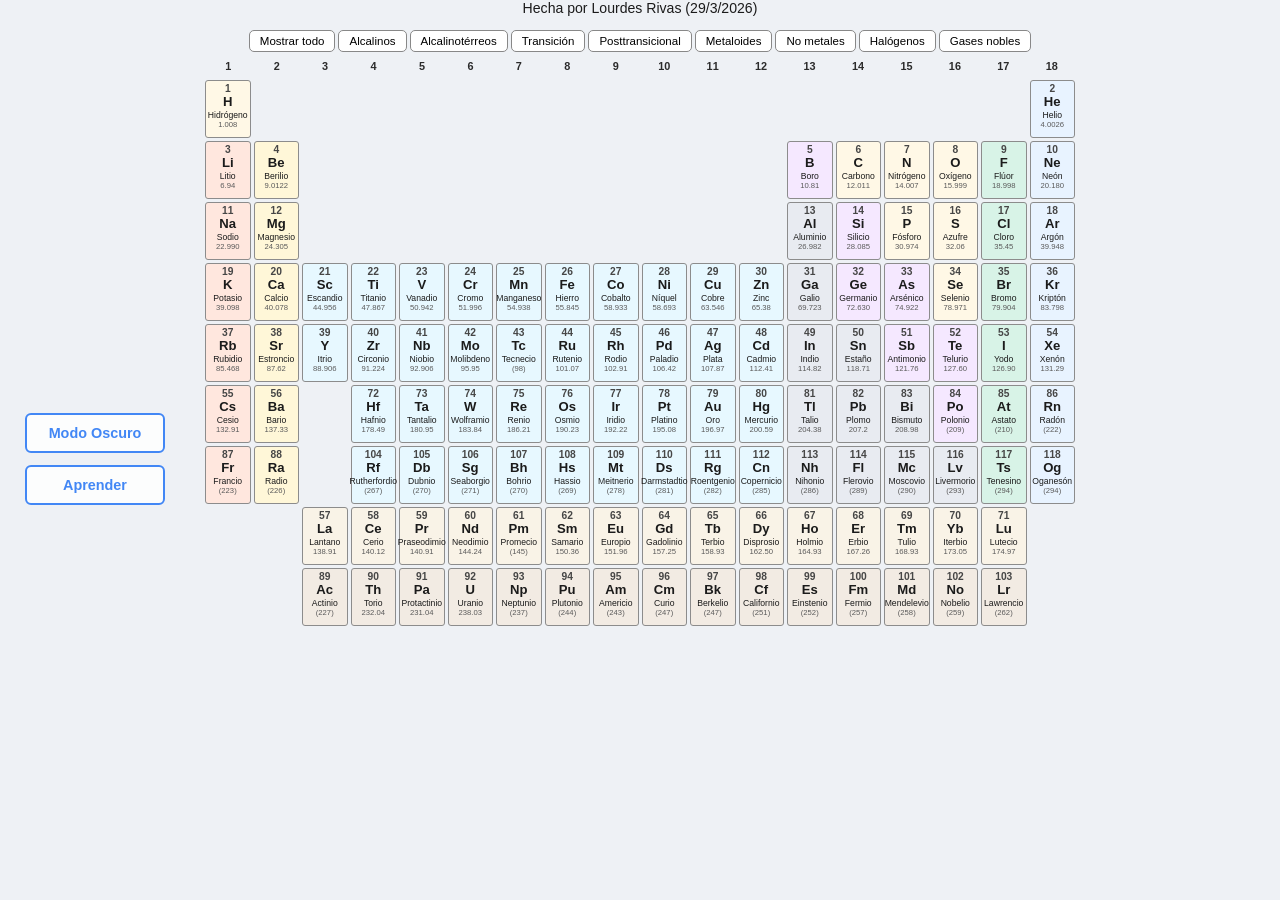
<file: tabla.html>
<!DOCTYPE html>
<html>
    <head>
        <meta charset="UTF-8">
        <link rel="stylesheet" href="periodica.css">
        <title>Tabla Periódica</title>
    </head>
    <body>
        <p>Hecha por Lourdes Rivas (29/3/2026)</p>
        <div class="tabla-wrapper">
            <div class="sidebar-left">
                <button class="btn-sidebar" id="btn-dark">Modo Oscuro</button>
                <button class="btn-sidebar" onclick="window.location.href='aprender.html'">Aprender</button>
            </div>
            <main class="main-col">
                <div class="controles">
                    <button data-filter="all">Mostrar todo</button>
                    <button data-filter="metal-alcalino">Alcalinos</button>
                    <button data-filter="metal-alcalinoterreo">Alcalinotérreos</button>
                    <button data-filter="metal-de-transicion">Transición</button>
                    <button data-filter="metal-posttransicional">Posttransicional</button>
                    <button data-filter="metaloide">Metaloides</button>
                    <button data-filter="no-metal">No metales</button>
                    <button data-filter="halógeno">Halógenos</button>
                    <button data-filter="gas-noble">Gases nobles</button>
                </div>
                <div class="grupos" id="grupos"></div>
                <div class="tabla-periodica" id="tabla"></div>
            </main>
        </div>

        <!-- POPUP -->
        <div class="elemento-popup" id="elemento-popup">
            <div class="popup-numero" id="popup-numero"></div>
            <div class="popup-simbolo" id="popup-simbolo"></div>
            <div class="popup-nombre" id="popup-nombre"></div>
            <div class="popup-masa-label">Masa atómica</div>
            <div class="popup-masa" id="popup-masa"></div>
        </div>

        <script>
            const elementos = {
                H:  { number: 1,  name: 'Hidrógeno', mass: '1.008',    category: 'no-metal' },
                He: { number: 2,  name: 'Helio',    mass: '4.0026',  category: 'gas-noble' },
                Li: { number: 3,  name: 'Litio',    mass: '6.94',    category: 'metal-alcalino' },
                Be: { number: 4,  name: 'Berilio',  mass: '9.0122',  category: 'metal-alcalinoterreo' },
                B:  { number: 5,  name: 'Boro',     mass: '10.81',   category: 'metaloide' },
                C:  { number: 6,  name: 'Carbono',  mass: '12.011',  category: 'no-metal' },
                N:  { number: 7,  name: 'Nitrógeno',mass: '14.007',  category: 'no-metal' },
                O:  { number: 8,  name: 'Oxígeno',  mass: '15.999',  category: 'no-metal' },
                F:  { number: 9,  name: 'Flúor',    mass: '18.998',  category: 'halógeno' },
                Ne: { number: 10, name: 'Neón',     mass: '20.180',  category: 'gas-noble' },
                Na: { number: 11, name: 'Sodio',    mass: '22.990',  category: 'metal-alcalino' },
                Mg: { number: 12, name: 'Magnesio', mass: '24.305',  category: 'metal-alcalinoterreo' },
                Al: { number: 13, name: 'Aluminio', mass: '26.982',  category: 'metal-posttransicional' },
                Si: { number: 14, name: 'Silicio',  mass: '28.085',  category: 'metaloide' },
                P:  { number: 15, name: 'Fósforo',  mass: '30.974',  category: 'no-metal' },
                S:  { number: 16, name: 'Azufre',   mass: '32.06',   category: 'no-metal' },
                Cl: { number: 17, name: 'Cloro',    mass: '35.45',   category: 'halógeno' },
                Ar: { number: 18, name: 'Argón',    mass: '39.948',  category: 'gas-noble' },
                K:  { number: 19, name: 'Potasio',  mass: '39.098',  category: 'metal-alcalino' },
                Ca: { number: 20, name: 'Calcio',   mass: '40.078',  category: 'metal-alcalinoterreo' },
                Sc: { number: 21, name: 'Escandio', mass: '44.956',  category: 'metal-de-transicion' },
                Ti: { number: 22, name: 'Titanio',  mass: '47.867',  category: 'metal-de-transicion' },
                V:  { number: 23, name: 'Vanadio',  mass: '50.942',  category: 'metal-de-transicion' },
                Cr: { number: 24, name: 'Cromo',    mass: '51.996',  category: 'metal-de-transicion' },
                Mn: { number: 25, name: 'Manganeso',mass: '54.938',  category: 'metal-de-transicion' },
                Fe: { number: 26, name: 'Hierro',   mass: '55.845',  category: 'metal-de-transicion' },
                Co: { number: 27, name: 'Cobalto',  mass: '58.933',  category: 'metal-de-transicion' },
                Ni: { number: 28, name: 'Níquel',   mass: '58.693',  category: 'metal-de-transicion' },
                Cu: { number: 29, name: 'Cobre',    mass: '63.546',  category: 'metal-de-transicion' },
                Zn: { number: 30, name: 'Zinc',     mass: '65.38',   category: 'metal-de-transicion' },
                Ga: { number: 31, name: 'Galio',    mass: '69.723',  category: 'metal-posttransicional' },
                Ge: { number: 32, name: 'Germanio', mass: '72.630',  category: 'metaloide' },
                As: { number: 33, name: 'Arsénico', mass: '74.922',  category: 'metaloide' },
                Se: { number: 34, name: 'Selenio',  mass: '78.971',  category: 'no-metal' },
                Br: { number: 35, name: 'Bromo',    mass: '79.904',  category: 'halógeno' },
                Kr: { number: 36, name: 'Kriptón',  mass: '83.798',  category: 'gas-noble' },
                Rb: { number: 37, name: 'Rubidio',  mass: '85.468',  category: 'metal-alcalino' },
                Sr: { number: 38, name: 'Estroncio',mass: '87.62',   category: 'metal-alcalinoterreo' },
                Y:  { number: 39, name: 'Itrio',    mass: '88.906',  category: 'metal-de-transicion' },
                Zr: { number: 40, name: 'Circonio', mass: '91.224',  category: 'metal-de-transicion' },
                Nb: { number: 41, name: 'Niobio',   mass: '92.906',  category: 'metal-de-transicion' },
                Mo: { number: 42, name: 'Molibdeno',mass: '95.95',   category: 'metal-de-transicion' },
                Tc: { number: 43, name: 'Tecnecio', mass: '(98)',    category: 'metal-de-transicion' },
                Ru: { number: 44, name: 'Rutenio',  mass: '101.07',  category: 'metal-de-transicion' },
                Rh: { number: 45, name: 'Rodio',    mass: '102.91',  category: 'metal-de-transicion' },
                Pd: { number: 46, name: 'Paladio',  mass: '106.42',  category: 'metal-de-transicion' },
                Ag: { number: 47, name: 'Plata',    mass: '107.87',  category: 'metal-de-transicion' },
                Cd: { number: 48, name: 'Cadmio',   mass: '112.41',  category: 'metal-de-transicion' },
                In: { number: 49, name: 'Indio',    mass: '114.82',  category: 'metal-posttransicional' },
                Sn: { number: 50, name: 'Estaño',   mass: '118.71',  category: 'metal-posttransicional' },
                Sb: { number: 51, name: 'Antimonio',mass: '121.76',  category: 'metaloide' },
                Te: { number: 52, name: 'Telurio',  mass: '127.60',  category: 'metaloide' },
                I:  { number: 53, name: 'Yodo',     mass: '126.90',  category: 'halógeno' },
                Xe: { number: 54, name: 'Xenón',    mass: '131.29',  category: 'gas-noble' },
                Cs: { number: 55, name: 'Cesio',    mass: '132.91',  category: 'metal-alcalino' },
                Ba: { number: 56, name: 'Bario',    mass: '137.33',  category: 'metal-alcalinoterreo' },
                La: { number: 57, name: 'Lantano',  mass: '138.91',  category: 'lantanido' },
                Ce: { number: 58, name: 'Cerio',    mass: '140.12',  category: 'lantanido' },
                Pr: { number: 59, name: 'Praseodimio',mass:'140.91', category: 'lantanido' },
                Nd: { number: 60, name: 'Neodimio', mass: '144.24',  category: 'lantanido' },
                Pm: { number: 61, name: 'Promecio', mass: '(145)',   category: 'lantanido' },
                Sm: { number: 62, name: 'Samario',  mass: '150.36',  category: 'lantanido' },
                Eu: { number: 63, name: 'Europio',  mass: '151.96',  category: 'lantanido' },
                Gd: { number: 64, name: 'Gadolinio',mass: '157.25',  category: 'lantanido' },
                Tb: { number: 65, name: 'Terbio',   mass: '158.93',  category: 'lantanido' },
                Dy: { number: 66, name: 'Disprosio',mass: '162.50',  category: 'lantanido' },
                Ho: { number: 67, name: 'Holmio',   mass: '164.93',  category: 'lantanido' },
                Er: { number: 68, name: 'Erbio',    mass: '167.26',  category: 'lantanido' },
                Tm: { number: 69, name: 'Tulio',    mass: '168.93',  category: 'lantanido' },
                Yb: { number: 70, name: 'Iterbio',  mass: '173.05',  category: 'lantanido' },
                Lu: { number: 71, name: 'Lutecio',  mass: '174.97',  category: 'lantanido' },
                Hf: { number: 72, name: 'Hafnio',   mass: '178.49',  category: 'metal-de-transicion' },
                Ta: { number: 73, name: 'Tantalio', mass: '180.95',  category: 'metal-de-transicion' },
                W:  { number: 74, name: 'Wolframio',mass:'183.84',   category: 'metal-de-transicion' },
                Re: { number: 75, name: 'Renio',    mass: '186.21',  category: 'metal-de-transicion' },
                Os: { number: 76, name: 'Osmio',    mass: '190.23',  category: 'metal-de-transicion' },
                Ir: { number: 77, name: 'Iridio',   mass: '192.22',  category: 'metal-de-transicion' },
                Pt: { number: 78, name: 'Platino',  mass: '195.08',  category: 'metal-de-transicion' },
                Au: { number: 79, name: 'Oro',      mass: '196.97',  category: 'metal-de-transicion' },
                Hg: { number: 80, name: 'Mercurio', mass: '200.59',  category: 'metal-de-transicion' },
                Tl: { number: 81, name: 'Talio',    mass: '204.38',  category: 'metal-posttransicional' },
                Pb: { number: 82, name: 'Plomo',    mass: '207.2',   category: 'metal-posttransicional' },
                Bi: { number: 83, name: 'Bismuto',  mass: '208.98',  category: 'metal-posttransicional' },
                Po: { number: 84, name: 'Polonio',  mass: '(209)',   category: 'metaloide' },
                At: { number: 85, name: 'Astato',   mass: '(210)',   category: 'halógeno' },
                Rn: { number: 86, name: 'Radón',    mass: '(222)',   category: 'gas-noble' },
                Fr: { number: 87, name: 'Francio',  mass: '(223)',   category: 'metal-alcalino' },
                Ra: { number: 88, name: 'Radio',    mass: '(226)',   category: 'metal-alcalinoterreo' },
                Ac: { number: 89, name: 'Actinio',  mass: '(227)',   category: 'actinido' },
                Th: { number: 90, name: 'Torio',    mass: '232.04',  category: 'actinido' },
                Pa: { number: 91, name: 'Protactinio', mass: '231.04', category: 'actinido' },
                U:  { number: 92, name: 'Uranio',   mass: '238.03',  category: 'actinido' },
                Np: { number: 93, name: 'Neptunio', mass: '(237)',   category: 'actinido' },
                Pu: { number: 94, name: 'Plutonio', mass: '(244)',   category: 'actinido' },
                Am: { number: 95, name: 'Americio', mass: '(243)',   category: 'actinido' },
                Cm: { number: 96, name: 'Curio',    mass: '(247)',   category: 'actinido' },
                Bk: { number: 97, name: 'Berkelio', mass: '(247)',   category: 'actinido' },
                Cf: { number: 98, name: 'Californio', mass: '(251)', category: 'actinido' },
                Es: { number: 99, name: 'Einstenio', mass: '(252)',  category: 'actinido' },
                Fm: { number: 100,name: 'Fermio',   mass: '(257)',   category: 'actinido' },
                Md: { number: 101,name: 'Mendelevio',mass: '(258)',  category: 'actinido' },
                No: { number: 102,name: 'Nobelio',  mass: '(259)',   category: 'actinido' },
                Lr: { number: 103,name: 'Lawrencio', mass: '(262)', category: 'actinido' },
                Rf: { number: 104,name: 'Rutherfordio', mass: '(267)', category: 'metal-de-transicion' },
                Db: { number: 105,name: 'Dubnio',   mass: '(270)',   category: 'metal-de-transicion' },
                Sg: { number: 106,name: 'Seaborgio', mass: '(271)',  category: 'metal-de-transicion' },
                Bh: { number: 107,name: 'Bohrio',   mass: '(270)',   category: 'metal-de-transicion' },
                Hs: { number: 108,name: 'Hassio',   mass: '(269)',   category: 'metal-de-transicion' },
                Mt: { number: 109,name: 'Meitnerio', mass: '(278)',  category: 'metal-de-transicion' },
                Ds: { number: 110,name: 'Darmstadtio', mass: '(281)', category: 'metal-de-transicion' },
                Rg: { number: 111,name: 'Roentgenio', mass: '(282)', category: 'metal-de-transicion' },
                Cn: { number: 112,name: 'Copernicio', mass: '(285)', category: 'metal-de-transicion' },
                Nh: { number: 113,name: 'Nihonio',  mass: '(286)',   category: 'metal-posttransicional' },
                Fl: { number: 114,name: 'Flerovio', mass: '(289)',   category: 'metal-posttransicional' },
                Mc: { number: 115,name: 'Moscovio', mass: '(290)',   category: 'metal-posttransicional' },
                Lv: { number: 116,name: 'Livermorio', mass: '(293)', category: 'metal-posttransicional' },
                Ts: { number: 117,name: 'Tenesino', mass: '(294)',   category: 'halógeno' },
                Og: { number: 118,name: 'Oganesón', mass: '(294)',   category: 'gas-noble' }
            };

            const gridLayout = [
                ['H', null, null, null, null, null, null, null, null, null, null, null, null, null, null, null, null, 'He'],
                ['Li','Be',null,null,null,null,null,null,null,null,null,null,'B','C','N','O','F','Ne'],
                ['Na','Mg',null,null,null,null,null,null,null,null,null,null,'Al','Si','P','S','Cl','Ar'],
                ['K','Ca','Sc','Ti','V','Cr','Mn','Fe','Co','Ni','Cu','Zn','Ga','Ge','As','Se','Br','Kr'],
                ['Rb','Sr','Y','Zr','Nb','Mo','Tc','Ru','Rh','Pd','Ag','Cd','In','Sn','Sb','Te','I','Xe'],
                ['Cs','Ba',null,'Hf','Ta','W','Re','Os','Ir','Pt','Au','Hg','Tl','Pb','Bi','Po','At','Rn'],
                ['Fr','Ra',null,'Rf','Db','Sg','Bh','Hs','Mt','Ds','Rg','Cn','Nh','Fl','Mc','Lv','Ts','Og'],
                [null,null,'La','Ce','Pr','Nd','Pm','Sm','Eu','Gd','Tb','Dy','Ho','Er','Tm','Yb','Lu',null],
                [null,null,'Ac','Th','Pa','U','Np','Pu','Am','Cm','Bk','Cf','Es','Fm','Md','No','Lr',null]
            ];

            const tabla = document.getElementById('tabla');
            const popup = document.getElementById('elemento-popup');
            let popupOpen = false;

            gridLayout.forEach((fila, rIndex) => {
                fila.forEach((simbolo, cIndex) => {
                    if (!simbolo) return;
                    const info = elementos[simbolo];
                    const celda = document.createElement('div');
                    celda.classList.add('elemento');
                    celda.classList.add(info.category);
                    celda.style.gridRowStart = rIndex + 1;
                    celda.style.gridColumnStart = cIndex + 1;
                    celda.innerHTML = `
                        <div class='numero'>${info.number}</div>
                        <div class='simbolo'>${simbolo}</div>
                        <div class='nombre'>${info.name}</div>
                        <div class='masa'>${info.mass}</div>
                    `;
                    celda.dataset.category = info.category;
                    celda.dataset.simbolo = simbolo;

                    celda.addEventListener('click', (e) => {
                        e.stopPropagation();
                        // If same cell clicked again, close
                        if (celda.classList.contains('selected')) {
                            closePopup();
                            return;
                        }
                        openPopup(celda, simbolo, info, e);
                    });

                    tabla.appendChild(celda);
                });
            });

            function openPopup(celda, simbolo, info, e) {
                // Dim table, highlight cell
                tabla.classList.add('dimmed');
                document.querySelectorAll('.elemento.selected').forEach(el => el.classList.remove('selected'));
                celda.classList.add('selected');

                // Fill popup
                document.getElementById('popup-numero').textContent = 'Número atómico: ' + info.number;
                document.getElementById('popup-simbolo').textContent = simbolo;
                document.getElementById('popup-nombre').textContent = info.name;
                document.getElementById('popup-masa').textContent = info.mass;

                // Position popup near cell
                const rect = celda.getBoundingClientRect();
                popup.classList.add('visible');
                const pw = popup.offsetWidth || 200;
                const ph = popup.offsetHeight || 160;
                let left = rect.right + 10;
                let top = rect.top;
                if (left + pw > window.innerWidth - 10) left = rect.left - pw - 10;
                if (top + ph > window.innerHeight - 10) top = window.innerHeight - ph - 10;
                if (top < 8) top = 8;
                popup.style.left = left + 'px';
                popup.style.top = top + 'px';
                popupOpen = true;
            }

            function closePopup() {
                tabla.classList.remove('dimmed');
                document.querySelectorAll('.elemento.selected').forEach(el => el.classList.remove('selected'));
                popup.classList.remove('visible');
                popupOpen = false;
            }

            // Close on click outside
            document.addEventListener('click', (e) => {
                if (popupOpen && !popup.contains(e.target)) {
                    closePopup();
                }
            });

            function bindControls() {
                document.querySelectorAll('.controles button').forEach(button => {
                    button.addEventListener('click', () => {
                        const filter = button.dataset.filter;
                        document.querySelectorAll('.elemento').forEach(el => {
                            if (filter === 'all') {
                                el.style.opacity = '1';
                                el.style.transform = 'scale(1)';
                            } else {
                                const matched = el.dataset.category === filter;
                                el.style.opacity = matched ? '1' : '0.25';
                                el.style.transform = matched ? 'scale(1.04)' : 'scale(1)';
                            }
                        });
                    });
                });
            }

            const groups = ['1','2','3','4','5','6','7','8','9','10','11','12','13','14','15','16','17','18'];
            const gruposCont = document.getElementById('grupos');
            groups.forEach(g => {
                const label = document.createElement('span');
                label.className = 'group-label';
                label.textContent = g;
                gruposCont.appendChild(label);
            });

            // Modo Oscuro
            const btnDark = document.getElementById('btn-dark');
            btnDark.addEventListener('click', () => {
                document.body.classList.toggle('dark');
                btnDark.textContent = document.body.classList.contains('dark') ? 'Modo Claro' : 'Modo Oscuro';
                sessionStorage.setItem('darkMode', document.body.classList.contains('dark') ? '1' : '0');
            });
            if (sessionStorage.getItem('darkMode') === '1') {
                document.body.classList.add('dark');
                btnDark.textContent = 'Modo Claro';
            }

            bindControls();
        </script>
    </body>
</html>
</file>
<file: periodica.css>
html, body { width: 100%; min-height: 100vh; margin: 0; overflow-x: hidden; overflow-y: auto; font-family: Arial, sans-serif; background: #eef1f5; color: #1b1b1b; }
p { text-align: center; margin: 0px 0 0px; font-size: 0.88rem; }

.tabla-wrapper {
    min-height: calc(100vh - 60px);
    display: grid;
    grid-template-columns: 1fr minmax(0, 900px) 1fr;
    align-items: center;
    justify-items: center;
    padding: 12px 0 6px 0;
    box-sizing: border-box;
}

.sidebar-left {
    grid-column: 1;
    display: flex;
    flex-direction: column;
    justify-content: center;
    align-items: center;
    gap: 12px;
    padding: 20px;
}

.btn-sidebar {
    background: rgba(255, 255, 255, 0.85);
    border: 2px solid #4287f5;
    border-radius: 6px;
    padding: 10px 18px;
    font-size: 0.9rem;
    font-weight: 600;
    color: #4287f5;
    cursor: pointer;
    transition: all 0.3s ease;
    min-width: 140px;
    text-align: center;
}

.btn-sidebar:hover {
    background: #4287f5;
    color: white;
    transform: translateY(-2px);
    box-shadow: 0 4px 12px rgba(66, 135, 245, 0.3);
}

.main-col {
    grid-column: 2;
    width: 100%;
    max-width: 900px;
    display: grid;
    gap: 6px;
    padding-top: 30px;
    position: relative;
    margin: 0 auto;
    box-sizing: border-box;
}

.controles {
    position: absolute;
    top: 2px;
    left: 50%;
    transform: translateX(-50%);
    z-index: 5;
    display: flex;
    flex-wrap: wrap;
    gap: 3px;
    justify-content: center;
    width: calc(100% - 14px);
    max-width: 870px;
}
.controles button { border: 1px solid #888; border-radius: 5px; padding: 4px 10px; font-size: 0.72rem; background: #fff; cursor: pointer; white-space: nowrap; }
.controles button:hover { background: #eff6ff; }

.grupos { display: grid; grid-template-columns: repeat(18, minmax(30px, 1fr)); gap: 2px; width: 100%; max-width: 870px; margin: 0 auto; }
.group-label { text-align: center; padding: 2px 0; font-size: 0.68rem; color: #2b2b2b; font-weight: 700; }

.scroll-hint {
    display: none;
    text-align: center;
    font-size: 0.72rem;
    color: #4287f5;
    font-weight: 600;
    margin: 2px 0 4px;
    transition: opacity 0.4s ease;
}

.tabla-scroll {
    width: 100%;
    max-width: 870px;
    margin: 0 auto;
}

.tabla-periodica {
    display: grid;
    grid-template-columns: repeat(18, minmax(42px, 1fr));
    grid-auto-rows: 58px;
    gap: 3px;
    width: 100%;
    max-width: 870px;
    height: 90vh;
    min-height: 360px;
    margin: 0 auto;
    overflow: auto;
}

.elemento { border-radius: 3px; border: 1px solid #8c8c8c; padding: 2px 2px; display: flex; flex-direction: column; justify-items: center; align-items: center; text-align: center; font-size: 0.64rem; transition: transform .15s ease, opacity .15s ease, box-shadow .15s ease; position: relative; cursor: pointer; }
.elemento:hover { transform: scale(1.03); box-shadow: 0 2px 6px rgba(0,0,0,0.25); }
.elemento .numero { font-weight: 700; color: #464646; }
.elemento .simbolo { font-size: 0.82rem; font-weight: 700; }
.elemento .nombre { font-size: 0.54rem; margin-top: 1px; }
.elemento .masa { font-size: 0.48rem; color: #5a5a5a; }
.elemento.active { outline: 2px solid #ff7f00; }

/* Dimmed state when popup open */
.tabla-periodica.dimmed .elemento {
    opacity: 0.22;
    transform: scale(1);
    pointer-events: none;
}
.tabla-periodica.dimmed .elemento.selected {
    opacity: 1;
    pointer-events: auto;
    transform: scale(1.08);
    box-shadow: 0 4px 18px rgba(66,135,245,0.35);
    z-index: 20;
    outline: 2px solid #4287f5;
}

/* ===== POPUP ELEMENTO ===== */
.elemento-popup {
    display: none;
    position: fixed;
    z-index: 200;
    background: white;
    border-radius: 12px;
    box-shadow: 0 8px 32px rgba(0,0,0,0.18);
    padding: 18px 22px;
    min-width: 170px;
    max-width: 210px;
    pointer-events: auto;
    animation: popIn 0.18s ease;
}
@keyframes popIn {
    from { opacity: 0; transform: scale(0.88); }
    to   { opacity: 1; transform: scale(1); }
}
.elemento-popup.visible { display: block; }
.popup-numero { font-size: 0.72rem; color: #888; font-weight: 600; margin-bottom: 2px; }
.popup-simbolo { font-size: 2.4rem; font-weight: 700; color: #4287f5; line-height: 1; }
.popup-nombre { font-size: 1rem; font-weight: 600; margin-top: 4px; }
.popup-masa-label { font-size: 0.68rem; color: #999; margin-top: 8px; }
.popup-masa { font-size: 0.88rem; font-weight: 600; color: #333; }

/* Estilos para el modal */
.modal { display: none; }

.info { padding: 6px; border: 0px solid #c9c9c9; background: #fff; border-radius: 0px; min-height: 28px; font-size: 0.78rem; }
.fseries { display: none; }

.no-metal { background: #fff8e6; }
.gas-noble { background: #e8f3ff; }
.metal-alcalino { background: #ffe7de; }
.metal-alcalinoterreo { background: #fff7d8; }
.metal-de-transicion { background: #e7f8ff; }
.metal-posttransicional { background: #e8ebf1; }
.metaloide { background: #f5e8ff; }
.halógeno { background: #d8f3e7; }
.lantanido { background: #f9f3e7; }
.actinido { background: #f2ebe3; }

@media (max-width: 900px) {
  .tabla-wrapper {
    display: flex;
    flex-direction: column;
    align-items: center;
    min-height: auto;
    padding: 10px 12px 20px;
  }
  .sidebar-left {
    flex-direction: row;
    flex-wrap: wrap;
    width: 100%;
    padding: 6px 0 10px;
  }
  .btn-sidebar { min-width: 0; flex: 1 1 140px; padding: 9px 12px; font-size: 0.85rem; }
  .main-col { width: 100%; max-width: 100%; padding-top: 6px; }
  .controles { position: static; transform: none; width: 100%; max-width: 100%; margin-bottom: 8px; }
  .grupos, .tabla-scroll { max-width: 100%; }
  .tabla-periodica { max-width: none; height: 60vh; grid-template-columns: repeat(18, minmax(34px, 1fr)); grid-auto-rows: 46px; }
  .controles button { font-size: 0.66rem; padding: 3px 7px; }
  .scroll-hint { display: block; }
  .tabla-scroll { overflow-x: auto; -webkit-overflow-scrolling: touch; }
  .grupos { overflow: visible; }
}

@media (max-width: 600px) {
  .tabla-wrapper { padding: 8px 8px 18px; }
  .sidebar-left { gap: 8px; }
  .btn-sidebar { font-size: 0.78rem; padding: 8px 10px; flex: 1 1 45%; }
  .main-col { padding-top: 40px; }
  .controles { top: 1px; gap: 2px; }
  .controles button { font-size: 0.6rem; padding: 3px 6px; }
  .tabla-periodica { height: 52vh; grid-template-columns: repeat(18, minmax(30px, 1fr)); grid-auto-rows: 40px; }
  .elemento { font-size: 0.52rem; padding: 1px; }
  .elemento .simbolo { font-size: 0.72rem; }
  .elemento .nombre { font-size: 0.42rem; }
  .elemento .masa { font-size: 0.38rem; }
  .group-label { font-size: 0.56rem; }
  p { font-size: 0.78rem; padding: 0 10px; }
  .elemento-popup { min-width: 150px; max-width: min(210px, 82vw); padding: 14px 18px; }
}

/* ===== MODO OSCURO ===== */
body.dark { background: #12151a; color: #e8e8e8; }
body.dark p { color: #e8e8e8; }
body.dark .tabla-wrapper { background: transparent; }
body.dark .controles button { background: #1e2330; border-color: #555; color: #d0d0d0; }
body.dark .controles button:hover { background: #2a3248; }
body.dark .group-label { color: #aaa; }
body.dark .elemento { border-color: #444; }
body.dark .elemento .numero { color: #aaa; }
body.dark .elemento .masa { color: #999; }
body.dark .btn-sidebar { background: rgba(30,35,48,0.9); border-color: #4287f5; color: #4287f5; }
body.dark .btn-sidebar:hover { background: #4287f5; color: #fff; }
body.dark .no-metal { background: #3a3420; }
body.dark .gas-noble { background: #1a2a3a; }
body.dark .metal-alcalino { background: #3a2218; }
body.dark .metal-alcalinoterreo { background: #38341a; }
body.dark .metal-de-transicion { background: #1a2e38; }
body.dark .metal-posttransicional { background: #252830; }
body.dark .metaloide { background: #2e1f3a; }
body.dark .halógeno { background: #1a3028; }
body.dark .lantanido { background: #322e1e; }
body.dark .actinido { background: #2c2520; }
body.dark .elemento-popup { background: #1e2330; box-shadow: 0 8px 32px rgba(0,0,0,0.5); }
body.dark .popup-nombre { color: #e8e8e8; }
body.dark .popup-masa { color: #ccc; }
</file>
<file: aprender.css>
html, body { width: 100%; min-height: 100vh; margin: 0; font-family: Arial, sans-serif; background: #eef1f5; color: #1b1b1b; box-sizing: border-box; overflow-x: hidden; overflow-y: auto; }

.aprender-wrapper {
    display: grid;
    grid-template-columns: 220px 1fr;
    height: 100vh;
    overflow: hidden;
}

/* SIDEBAR */
.sidebar-aprender {
    background: rgba(69,130,255,0.08);
    display: flex;
    flex-direction: column;
    align-items: flex-start;
    padding: 14px 12px;
    gap: 10px;
    border-right: 1px solid #d0d8e8;
    height: 100vh;
    box-sizing: border-box;
    overflow-y: auto;
}
.btn-aprender-mini {
    background: rgba(255,255,255,0.85);
    border: 2px solid #4287f5;
    border-radius: 6px;
    padding: 5px 12px;
    font-size: 0.75rem;
    font-weight: 600;
    color: #4287f5;
    cursor: pointer;
    transition: all 0.2s ease;
    white-space: nowrap;
}
.btn-aprender-mini:hover { background: #4287f5; color: white; }

.sidebar-bottom-btns {
    margin-top: auto;
    display: flex;
    flex-direction: column;
    gap: 8px;
    width: 100%;
}
.btn-modo {
    background: #fff;
    border: 1.5px solid #4287f5;
    border-radius: 8px;
    padding: 9px 12px;
    font-size: 0.82rem;
    font-weight: 600;
    color: #2a2a2a;
    cursor: pointer;
    text-align: left;
    transition: all 0.2s ease;
    width: 100%;
}
.btn-modo:hover { background: #e8f0ff; border-color: #2255cc; }
.btn-modo.active { background: #4287f5; color: white; border-color: #2255cc; }
.btn-modo.examen-btn { background: #fff3e0; border-color: #f59842; color: #a05a00; }
.btn-modo.examen-btn:hover { background: #f59842; color: white; }
.btn-modo.examen-btn.active { background: #f59842; color: white; border-color: #c47020; }

/* CONTENIDO */
.contenido-aprender {
    display: flex;
    flex-direction: column;
    align-items: center;
    justify-content: flex-start;
    padding: 36px 24px 64px;
    box-sizing: border-box;
    height: 100vh;
    overflow-y: auto;
}

/* PANTALLAS */
.pantalla { display: none; flex-direction: column; align-items: center; width: 100%; max-width: 500px; }
.pantalla.activa { display: flex; }
.pantalla#p-tarjetas, .pantalla#p-resultados, .pantalla#p-quiz { max-width: 860px; }
.pantalla h2 { font-size: 1.2rem; font-weight: 700; color: #1b1b1b; margin-bottom: 20px; text-align: center; }

/* MINI CARD */
.mini-card {
    background: white;
    border-radius: 14px;
    box-shadow: 0 4px 24px rgba(0,0,0,0.10);
    padding: 28px 24px;
    width: 100%;
    display: flex;
    flex-direction: column;
    align-items: center;
    gap: 14px;
}
.btn-opcion {
    width: 100%;
    padding: 13px 18px;
    font-size: 0.95rem;
    font-weight: 600;
    border-radius: 9px;
    border: 2px solid #4287f5;
    background: #fff;
    color: #4287f5;
    cursor: pointer;
    transition: all 0.2s;
}
.btn-opcion:hover { background: #4287f5; color: white; }
.input-numero {
    width: 100%;
    padding: 11px 14px;
    font-size: 0.95rem;
    border-radius: 8px;
    border: 1.5px solid #aab;
    box-sizing: border-box;
    text-align: center;
}
.input-numero:focus { outline: none; border-color: #4287f5; }
.hint { font-size: 0.76rem; color: #888; text-align: center; }
.btn-confirmar {
    width: 100%;
    padding: 12px;
    background: #4287f5;
    color: white;
    font-size: 0.92rem;
    font-weight: 700;
    border: none;
    border-radius: 9px;
    cursor: pointer;
    transition: background 0.2s;
    margin-top: 4px;
}
.btn-confirmar:hover { background: #2a6de0; }

/* GRID CLASES */
.grid-clases {
    display: grid;
    grid-template-columns: 1fr 1fr;
    gap: 8px;
    width: 100%;
}
.btn-clase {
    padding: 10px 6px;
    border-radius: 8px;
    border: 1.5px solid #aab;
    background: #fff;
    font-size: 0.78rem;
    font-weight: 600;
    cursor: pointer;
    transition: all 0.2s;
    text-align: center;
}
.btn-clase:hover { border-color: #4287f5; background: #e8f0ff; }
.btn-clase.seleccionada { background: #4287f5; color: white; border-color: #2255cc; }

/* TARJETAS ESTUDIO */
.tarjetas-container {
    display: flex;
    flex-wrap: wrap;
    gap: 12px;
    justify-content: center;
    width: 100%;
    max-width: 860px;
    padding: 8px 0 16px;
}
.flashcard {
    width: 86px;
    height: 106px;
    perspective: 700px;
    cursor: pointer;
}
.flashcard-inner {
    width: 100%; height: 100%;
    position: relative;
    transform-style: preserve-3d;
    transition: transform 0.42s ease;
    border-radius: 8px;
}
.flashcard.flipped .flashcard-inner { transform: rotateY(180deg); }
.flashcard-front, .flashcard-back {
    position: absolute;
    width: 100%; height: 100%;
    backface-visibility: hidden;
    border-radius: 8px;
    border: 1.5px solid #8c8c8c;
    display: flex;
    flex-direction: column;
    align-items: center;
    justify-content: center;
    gap: 2px;
    padding: 4px;
    box-sizing: border-box;
    text-align: center;
}
.flashcard-front { background: #fff; }
.flashcard-back { background: #1e2d50; color: white; transform: rotateY(180deg); }
.flashcard-back .numero-grande { font-size: 1.7rem; font-weight: 700; }
.flashcard-back .label-back { font-size: 0.58rem; color: #aac4ff; }
.fc-numero { font-size: 0.58rem; font-weight: 700; color: #555; align-self: flex-start; margin-left: 4px; }
.fc-simbolo { font-size: 1.25rem; font-weight: 700; }
.fc-nombre { font-size: 0.46rem; color: #444; }
.fc-masa { font-size: 0.40rem; color: #888; }

.flashcard-front.no-metal { background: #fff8e6; }
.flashcard-front.gas-noble { background: #e8f3ff; }
.flashcard-front.metal-alcalino { background: #ffe7de; }
.flashcard-front.metal-alcalinoterreo { background: #fff7d8; }
.flashcard-front.metal-de-transicion { background: #e7f8ff; }
.flashcard-front.metal-posttransicional { background: #e8ebf1; }
.flashcard-front.metaloide { background: #f5e8ff; }
.flashcard-front.halógeno { background: #d8f3e7; }
.flashcard-front.lantanido { background: #f9f3e7; }
.flashcard-front.actinido { background: #f2ebe3; }

.btn-listo {
    margin-top: 20px;
    padding: 12px 36px;
    background: #22c55e;
    color: white;
    font-size: 0.95rem;
    font-weight: 700;
    border: none;
    border-radius: 10px;
    cursor: pointer;
    transition: background 0.2s;
}
.btn-listo:hover { background: #16a34a; }

/* QUIZ */
.quiz-wrapper {
    display: flex;
    flex-direction: column;
    align-items: center;
    width: 100%;
    max-width: 580px;
    gap: 18px;
}
.quiz-progreso { font-size: 0.80rem; color: #888; }
.quiz-card {
    background: white;
    border-radius: 14px;
    box-shadow: 0 4px 20px rgba(0,0,0,0.10);
    padding: 28px 24px;
    width: 100%;
    display: flex;
    flex-direction: column;
    align-items: center;
    gap: 16px;
}
.quiz-pregunta { font-size: 1rem; font-weight: 600; text-align: center; color: #1b1b1b; }
.quiz-elemento-grande { font-size: 2.8rem; font-weight: 700; color: #4287f5; line-height: 1; }
.quiz-sub { font-size: 0.76rem; color: #888; }
.quiz-input {
    width: 100%;
    padding: 11px 14px;
    font-size: 0.95rem;
    border-radius: 8px;
    border: 1.5px solid #aab;
    box-sizing: border-box;
    text-align: center;
}
.quiz-input:focus { outline: none; border-color: #4287f5; }
.quiz-input.correcto { border-color: #22c55e; background: #f0fdf4; }
.quiz-input.incorrecto { border-color: #ef4444; background: #fef2f2; }
.quiz-feedback { font-size: 0.82rem; color: #ef4444; min-height: 18px; text-align: center; }
.quiz-feedback.ok { color: #22c55e; }
.btn-siguiente {
    padding: 11px 32px;
    background: #4287f5;
    color: white;
    font-size: 0.92rem;
    font-weight: 700;
    border: none;
    border-radius: 9px;
    cursor: pointer;
    transition: background 0.2s;
}
.btn-siguiente:hover { background: #2a6de0; }

/* WARNING EXAMEN */
.warning-card {
    background: #fff8e6;
    border: 2px solid #f59842;
    border-radius: 14px;
    padding: 28px 24px;
    width: 100%;
    display: flex;
    flex-direction: column;
    align-items: center;
    gap: 14px;
    text-align: center;
}
.warning-icon { font-size: 2.2rem; }
.warning-title { font-size: 1.1rem; font-weight: 700; color: #a05a00; }
.warning-text { font-size: 0.88rem; color: #7a4800; }
.btn-empezar-examen {
    padding: 12px 32px;
    background: #f59842;
    color: white;
    font-size: 0.95rem;
    font-weight: 700;
    border: none;
    border-radius: 9px;
    cursor: pointer;
    transition: background 0.2s;
}
.btn-empezar-examen:hover { background: #d4781e; }

/* RESULTADOS */
.resultados-wrapper {
    display: flex;
    flex-direction: column;
    align-items: center;
    width: 100%;
    max-width: 580px;
    gap: 18px;
    padding-bottom: 90px;
}
.resultado-score { font-size: 2.6rem; font-weight: 700; color: #4287f5; }
.resultado-sub { font-size: 0.88rem; color: #555; }
.resultado-barras { display: flex; gap: 32px; align-items: center; justify-content: center; }
.barra-grupo { display: flex; flex-direction: column; align-items: center; gap: 4px; }
.barra-label { font-size: 0.74rem; color: #666; font-weight: 600; }
.barra-pct { font-size: 1.4rem; font-weight: 700; }
.barra-pct.verde { color: #22c55e; }
.barra-pct.roja { color: #ef4444; }
.btn-ver-detalle {
    padding: 9px 22px;
    background: #fff;
    border: 2px solid #4287f5;
    color: #4287f5;
    font-size: 0.85rem;
    font-weight: 600;
    border-radius: 9px;
    cursor: pointer;
    transition: all 0.2s;
}
.btn-ver-detalle:hover { background: #4287f5; color: white; }
.lista-detalle {
    width: 100%;
    display: flex;
    flex-direction: column;
    gap: 5px;
    max-height: 280px;
    overflow-y: auto;
}
.detalle-item {
    display: flex;
    justify-content: space-between;
    align-items: center;
    padding: 7px 12px;
    border-radius: 7px;
    font-size: 0.80rem;
    background: #f8f9fb;
    border: 1px solid #e0e0e0;
    gap: 8px;
}
.detalle-item .simbolo-d { font-weight: 700; font-size: 0.95rem; min-width: 28px; }
.detalle-item.bien { border-left: 4px solid #22c55e; }
.detalle-item.mal { border-left: 4px solid #ef4444; }
.detalle-respuesta { color: #888; font-size: 0.74rem; }
.btn-avanzar {
    position: fixed;
    bottom: 24px;
    right: 28px;
    padding: 12px 26px;
    background: #4287f5;
    color: white;
    font-size: 0.92rem;
    font-weight: 700;
    border: none;
    border-radius: 10px;
    cursor: pointer;
    box-shadow: 0 4px 14px rgba(66,135,245,0.35);
    transition: background 0.2s;
    z-index: 100;
}
.btn-avanzar:hover { background: #2a6de0; }

/* DARK */
body.dark { background: #12151a; color: #e8e8e8; }
body.dark .sidebar-aprender { background: rgba(69,130,255,0.05); border-color: #2a3040; }
body.dark .btn-aprender-mini { background: rgba(30,35,48,0.9); color: #4287f5; }
body.dark .btn-modo { background: #1e2330; color: #d0d0d0; border-color: #3a4560; }
body.dark .btn-modo:hover { background: #2a3248; }
body.dark .btn-modo.active { background: #4287f5; color: white; }
body.dark .btn-modo.examen-btn { background: #2a2010; border-color: #f59842; color: #f59842; }
body.dark .btn-modo.examen-btn.active { background: #f59842; color: white; }
body.dark .mini-card, body.dark .quiz-card { background: #1e2330; box-shadow: 0 4px 24px rgba(0,0,0,0.4); }
body.dark .btn-opcion { background: #252d40; color: #7ab0ff; border-color: #4287f5; }
body.dark .btn-opcion:hover { background: #4287f5; color: white; }
body.dark .btn-clase { background: #1e2330; color: #d0d0d0; border-color: #3a4560; }
body.dark .btn-clase.seleccionada { background: #4287f5; color: white; }
body.dark .flashcard-front { background: #1e2330 !important; color: #e8e8e8; border-color: #3a4560; }
body.dark .fc-numero { color: #aaa; } body.dark .fc-nombre { color: #bbb; } body.dark .fc-masa { color: #888; }
body.dark .quiz-pregunta { color: #e8e8e8; }
body.dark .quiz-input { background: #252d40; color: #e8e8e8; border-color: #3a4560; }
body.dark .detalle-item { background: #1e2330; border-color: #2a3040; color: #d0d0d0; }
body.dark .pantalla h2 { color: #e8e8e8; }
body.dark .warning-card { background: #2a1f0a; border-color: #f59842; }
body.dark .warning-title { color: #f59842; } body.dark .warning-text { color: #d4a060; }

/* ===== RESPONSIVE: TABLET ===== */
@media (max-width: 820px) {
  .aprender-wrapper {
    grid-template-columns: 1fr;
    grid-template-rows: auto 1fr;
  }
  .sidebar-aprender {
    flex-direction: row;
    flex-wrap: wrap;
    align-items: center;
    height: auto;
    max-height: 38vh;
    overflow-y: auto;
    border-right: none;
    border-bottom: 1px solid #d0d8e8;
    padding: 10px 14px;
    gap: 8px;
  }
  .sidebar-bottom-btns {
    margin-top: 0;
    flex-direction: row;
    flex-wrap: wrap;
    width: auto;
    flex: 1 1 auto;
    gap: 6px;
  }
  .btn-modo { width: auto; flex: 1 1 130px; text-align: center; padding: 8px 10px; font-size: 0.76rem; }
  .contenido-aprender {
    height: auto;
    min-height: 0;
    padding: 24px 16px 56px;
  }
}

/* ===== RESPONSIVE: CELULAR ===== */
@media (max-width: 560px) {
  .sidebar-aprender { max-height: 34vh; padding: 8px 10px; gap: 6px; }
  .btn-aprender-mini { padding: 6px 10px; font-size: 0.7rem; }
  .btn-modo { flex: 1 1 100%; font-size: 0.8rem; padding: 9px 10px; }
  .contenido-aprender { padding: 18px 12px 56px; }
  .pantalla h2 { font-size: 1.05rem; margin-bottom: 14px; }
  .mini-card, .quiz-card { padding: 20px 16px; }
  .grid-clases { gap: 6px; }
  .btn-clase { font-size: 0.72rem; padding: 9px 5px; }
  .tarjetas-container { gap: 8px; }
  .flashcard { width: 72px; height: 92px; }
  .flashcard-back .numero-grande { font-size: 1.3rem; }
  .fc-simbolo { font-size: 1.05rem; }
  .fc-nombre { font-size: 0.42rem; }
  .quiz-elemento-grande { font-size: 2.1rem; }
  .resultado-score { font-size: 2rem; }
  .resultado-barras { gap: 20px; }
  .btn-avanzar { right: 16px; bottom: 16px; padding: 10px 20px; font-size: 0.85rem; }
}
</file>
